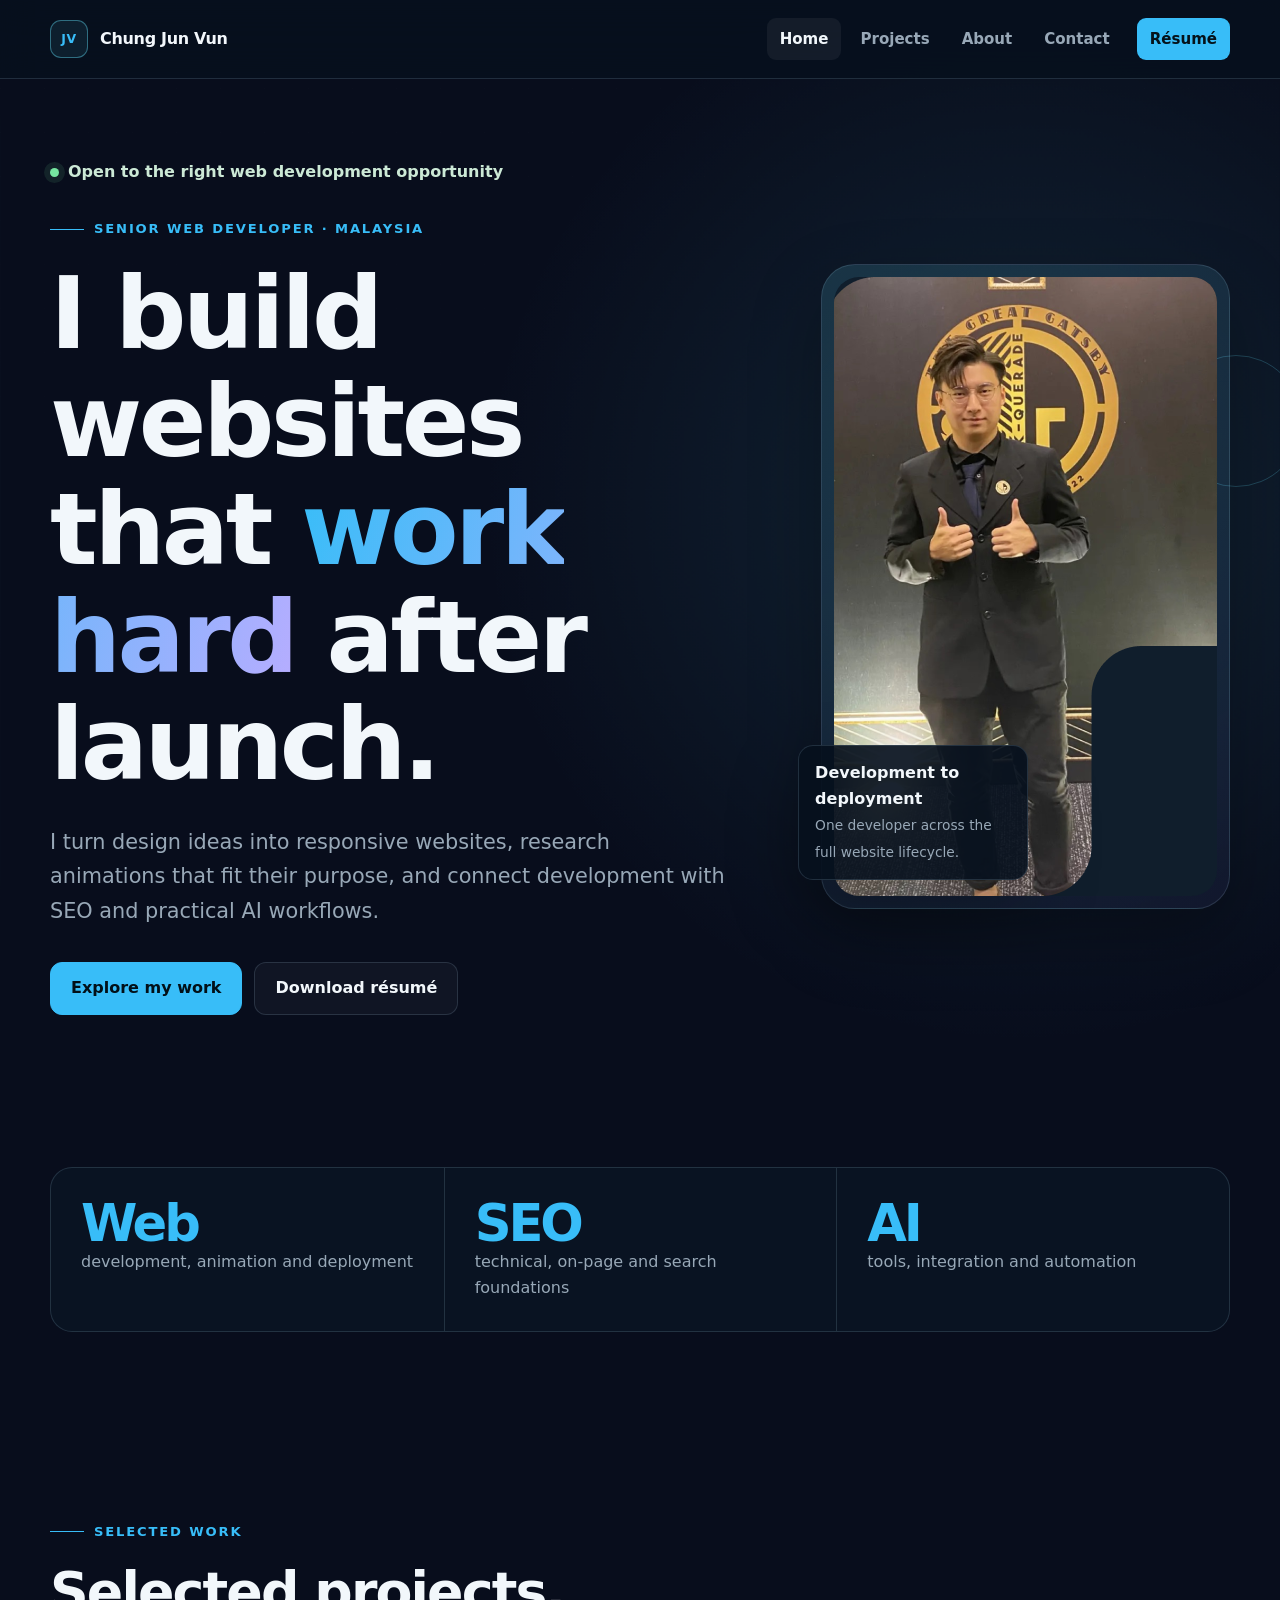
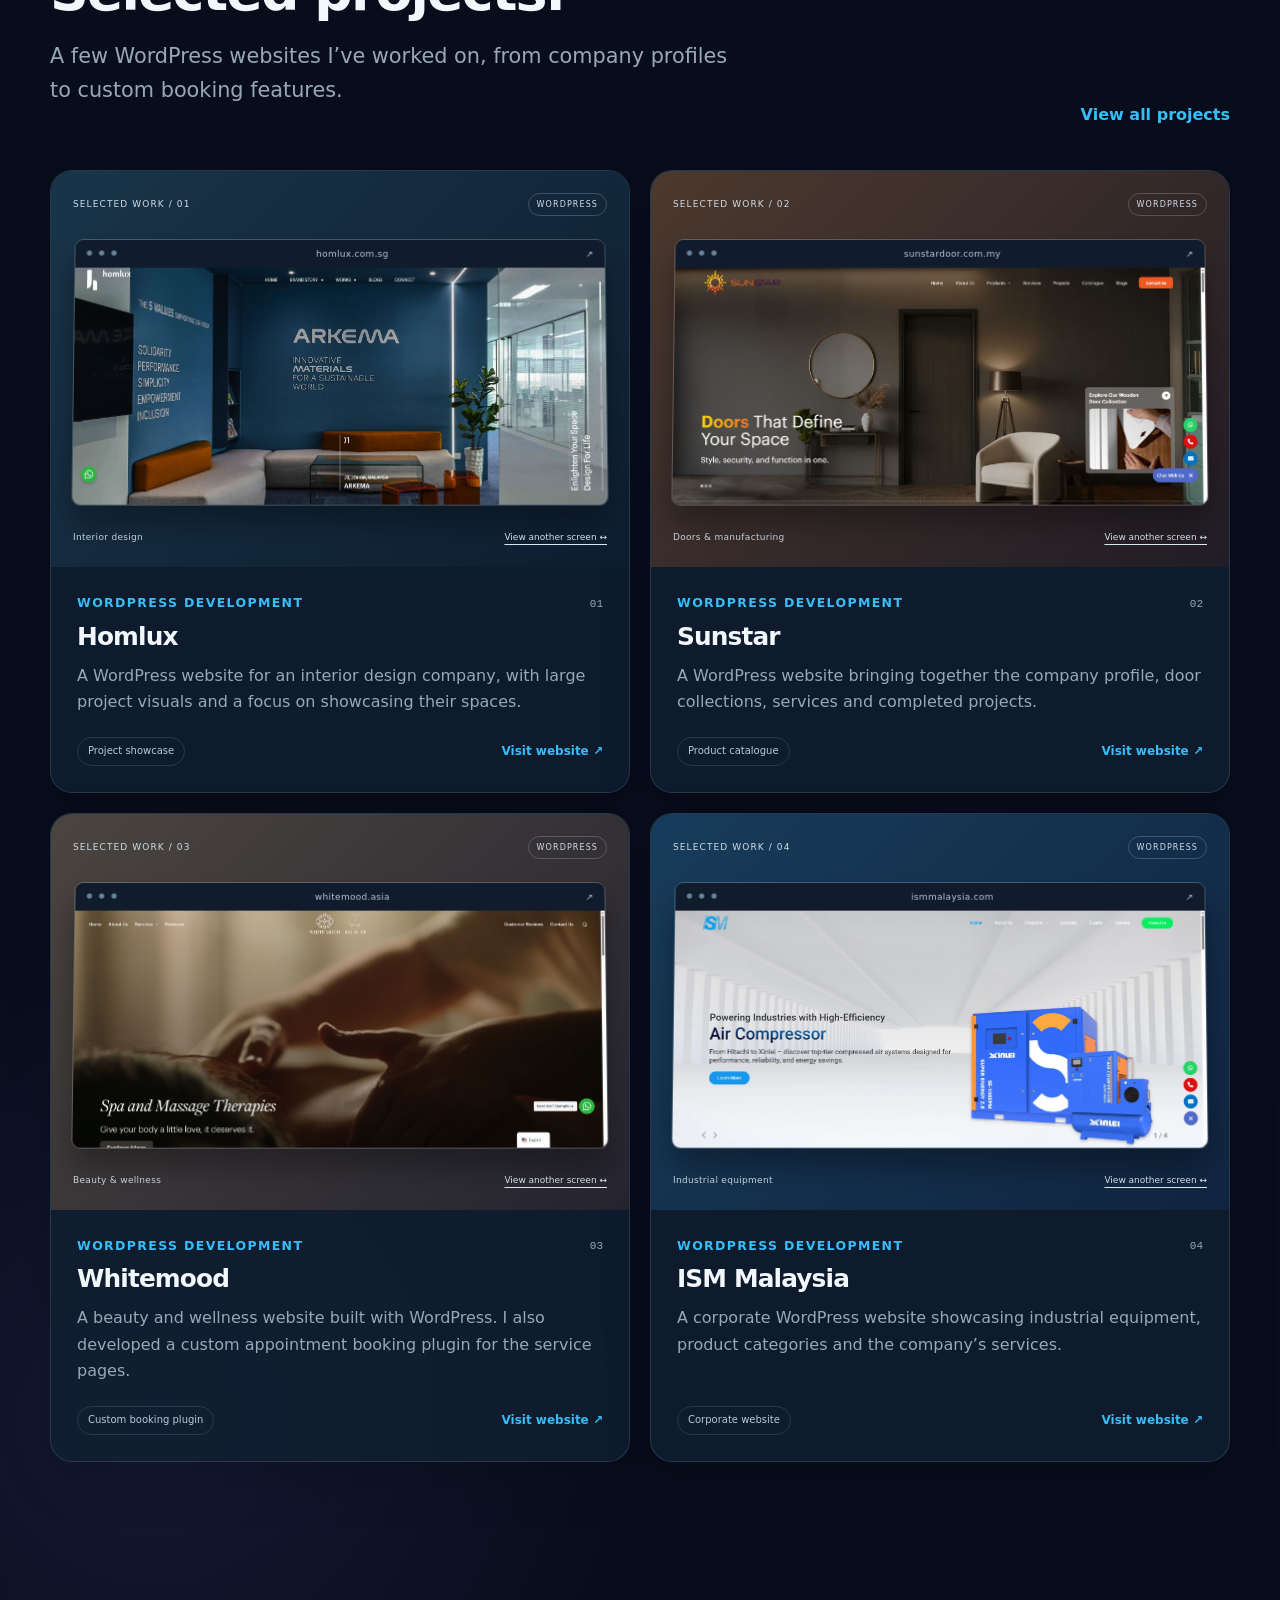
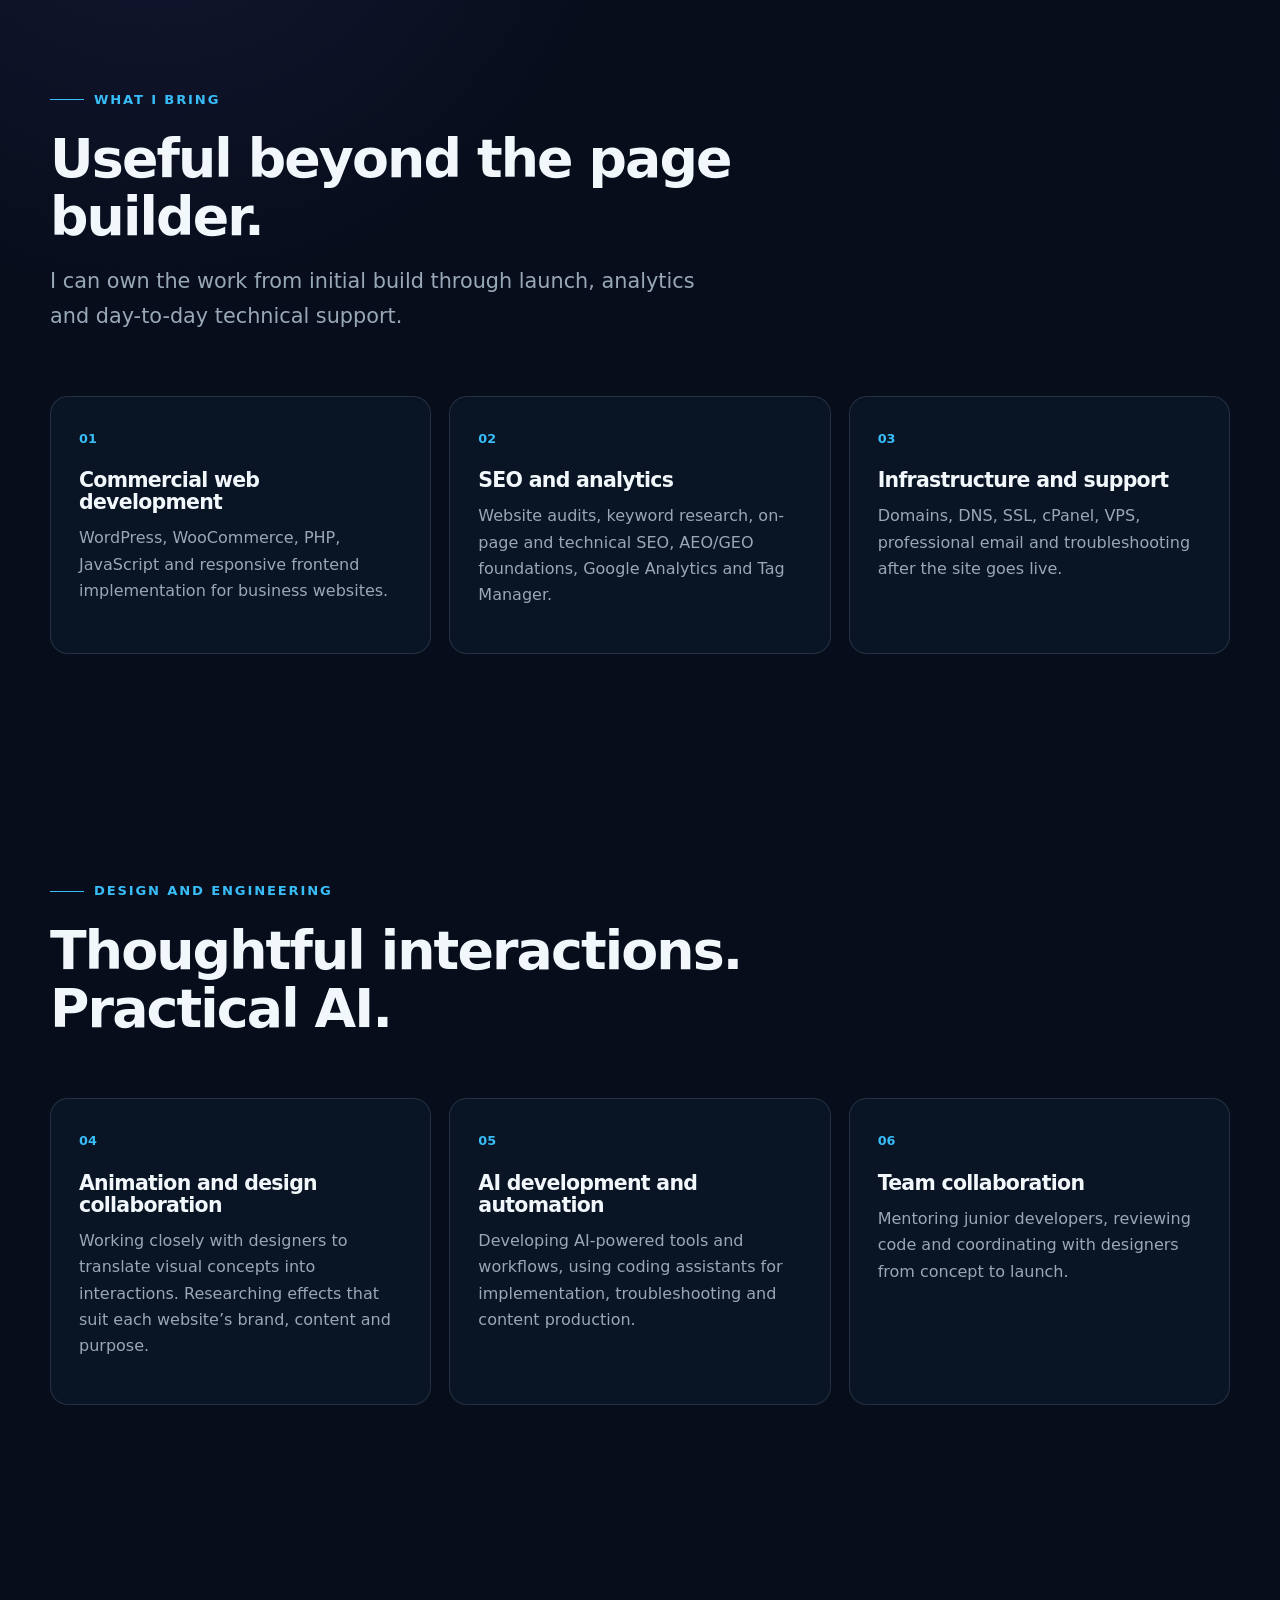
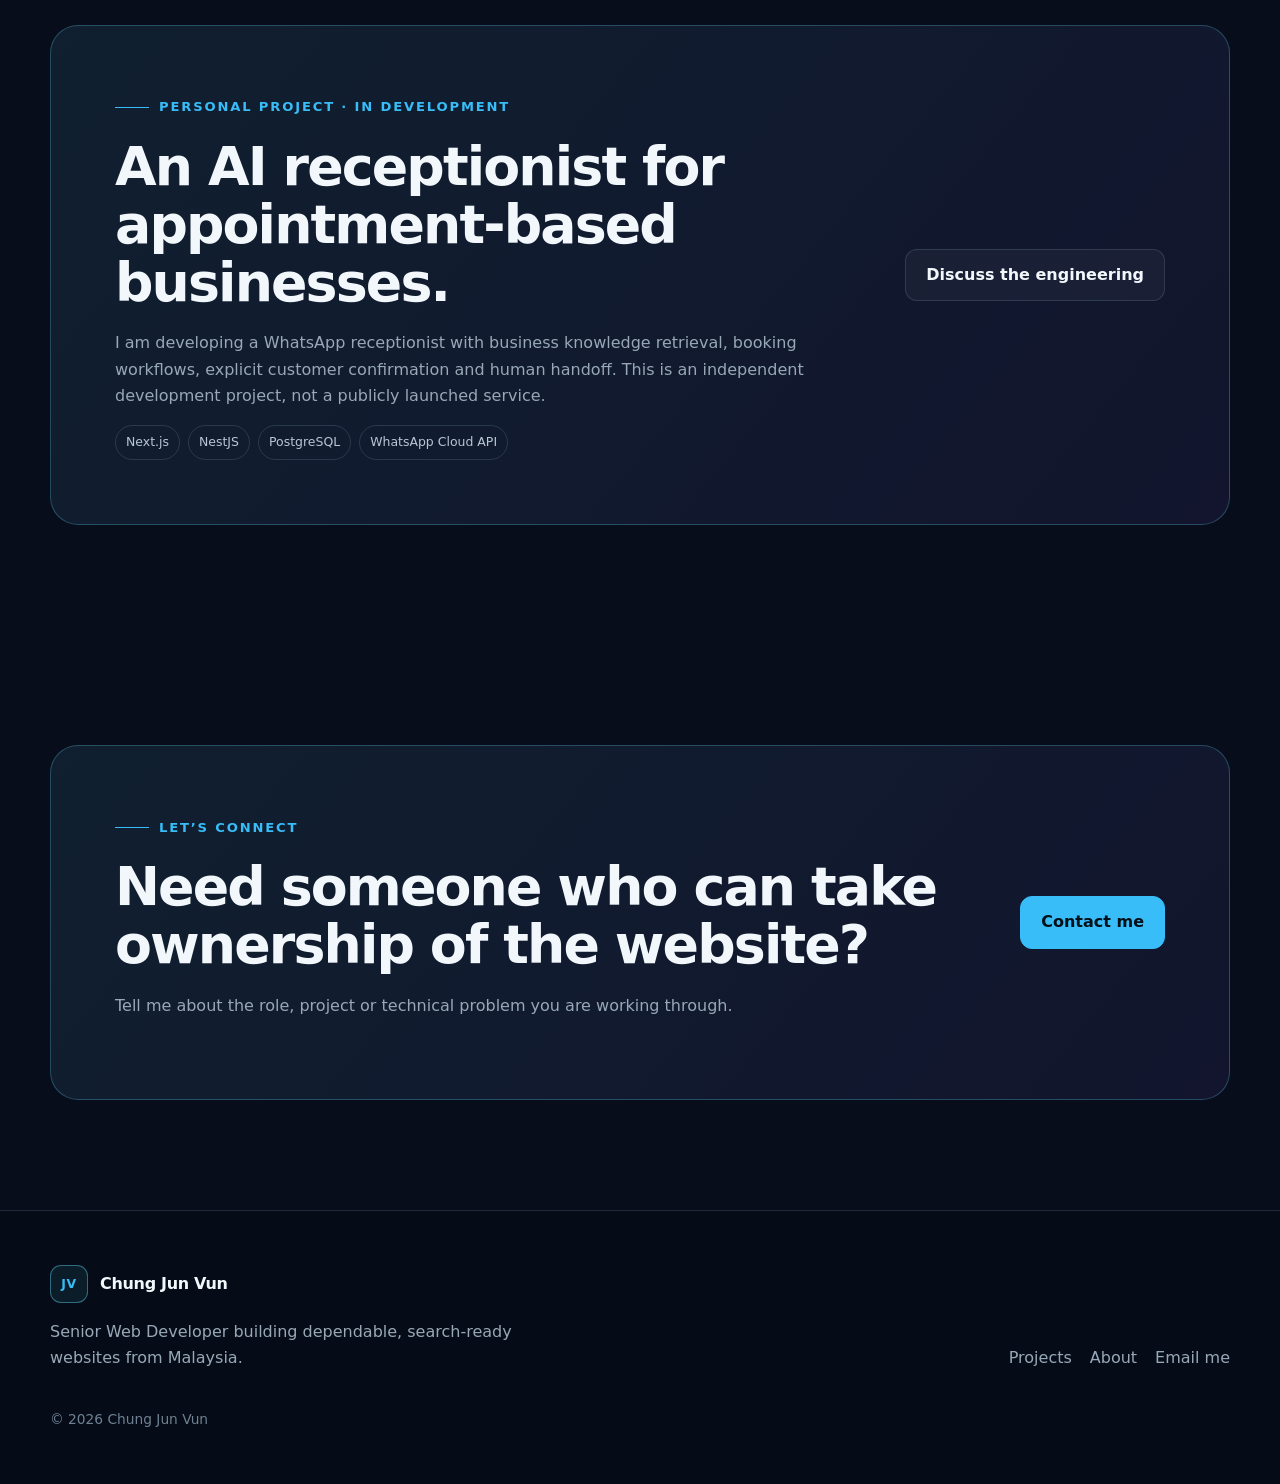
<file: docs/index.html>
<!doctype html>
<html lang="en">
<head>
  <meta charset="utf-8">
  <meta name="viewport" content="width=device-width, initial-scale=1">
  <title>Senior Web Developer Portfolio | Chung Jun Vun</title>
  <meta name="description" content="Chung Jun Vun — web development, animation, SEO and AI. Explore selected projects, career progression and résumé.">
  <meta name="robots" content="index, follow, max-image-preview:large">
  <meta name="theme-color" content="#07111e">
  <meta property="og:type" content="website">
  <meta property="og:title" content="Senior Web Developer Portfolio | Chung Jun Vun">
  <meta property="og:description" content="Chung Jun Vun — web development, animation, SEO and AI. Explore selected projects, career progression and résumé.">
<link rel="canonical" href="https://junvun0605.github.io/portfolio/"><meta property="og:url" content="https://junvun0605.github.io/portfolio/">
  <link rel="icon" href="assets/favicon.svg" type="image/svg+xml">
  <link rel="stylesheet" href="assets/css/styles.css">
  <script type="application/ld+json">
  {
    "@context": "https://schema.org",
    "@type": "Person",
    "name": "Chung Jun Vun",
    "jobTitle": "AI Growth Technology Specialist",
    "email": "mailto:junvunwork@gmail.com",
    "address": {"@type": "PostalAddress", "addressCountry": "MY"},
    "knowsAbout": ["WordPress", "WooCommerce", "PHP", "JavaScript", "SEO", "Web Development"]
  }
  </script>
</head>
<body>
  <a class="skip-link" href="#main">Skip to content</a>
  <header class="site-header" data-header>
    <div class="shell nav-wrap">
      <a class="brand" href="index.html" aria-label="Chung Jun Vun home">
        <span class="brand-mark">JV</span>
        <span>Chung Jun Vun</span>
      </a>
      <button class="nav-toggle" type="button" aria-expanded="false" aria-controls="primary-nav" data-nav-toggle>
        <span></span><span></span><span></span><span class="sr-only">Toggle navigation</span>
      </button>
      <nav id="primary-nav" class="primary-nav" data-nav>
        <a class="active" href="index.html">Home</a>
        <a class="" href="projects.html">Projects</a>
        <a class="" href="about.html">About</a>
        <a class="" href="contact.html">Contact</a>
        <a class="nav-resume" href="assets/files/Chung_Jun_Vun_Resume.pdf" target="_blank" rel="noopener">Résumé</a>
      </nav>
    </div>
  </header>
  <main id="main">


<section class="hero">
  <div class="shell hero-grid">
    <div data-reveal>
      <div class="availability">Open to the right web development opportunity</div>
      <span class="eyebrow">Senior Web Developer · Malaysia</span>
      <h1>I build websites that <span class="gradient-text">work hard</span> after launch.</h1>
      <p class="lead">I turn design ideas into responsive websites, research animations that fit their purpose, and connect development with SEO and practical AI workflows.</p>
      <div class="hero-actions">
        <a class="button button-primary" href="projects.html">Explore my work</a>
        <a class="button button-ghost" href="assets/files/Chung_Jun_Vun_Resume.pdf" target="_blank" rel="noopener">Download résumé</a>
      </div>
    </div>
    <div class="profile-frame" data-reveal>
      <img src="assets/images/profile.png" alt="Chung Jun Vun presenting at an event" width="736" height="619">
      <div class="profile-note"><strong>Development to deployment</strong><span>One developer across the full website lifecycle.</span></div>
    </div>
  </div>
</section>

<section class="section-tight">
  <div class="shell metric-strip" data-reveal>
    <div class="metric"><strong>Web</strong><span>development, animation and deployment</span></div>
    <div class="metric"><strong>SEO</strong><span>technical, on-page and search foundations</span></div>
    <div class="metric"><strong>AI</strong><span>tools, integration and automation</span></div>
  </div>
</section>

<section class="section">
  <div class="shell">
    <div class="section-head" data-reveal>
      <div><span class="eyebrow">Selected work</span><h2>Selected projects.</h2><p class="lead">A few WordPress websites I’ve worked on, from company profiles to custom booking features.</p></div>
      <a class="text-link" href="projects.html">View all projects</a>
    </div>
    <div class="project-grid">
      <article class="project-card filled-project homlux" data-reveal>
 <div class="project-cover"><div class="cover-label"><span>SELECTED WORK / 01</span><span>WORDPRESS</span></div>
 <div class="project-browser"><div class="browser-bar"><span class="browser-dots" aria-hidden="true">● ● ●</span><span>homlux.com.sg</span><span aria-hidden="true">↗</span></div><div class="browser-screen"><img src="assets/images/projects/homlux.jpg" alt="Homlux website homepage" width="1920" height="855" loading="lazy"><img class="alternate-screen" src="assets/images/projects/homlux-detail.jpg" alt="Another section of the Homlux website" width="1920" height="855" loading="lazy"></div></div>
 <div class="cover-bottom"><span>Interior design</span><button type="button" class="preview-toggle" aria-pressed="false" aria-label="Show alternate Homlux preview">View another screen ↔</button></div></div>
 <div class="project-body"><div class="project-top"><span class="project-type">WordPress development</span><span class="project-number">01</span></div><h3>Homlux</h3><p>A WordPress website for an interior design company, with large project visuals and a focus on showcasing their spaces.</p><div class="project-card-footer"><span class="project-skill">Project showcase</span><a class="text-link" href="https://homlux.com.sg/" target="_blank" rel="noopener noreferrer">Visit website ↗</a></div></div>
</article>
<article class="project-card filled-project sunstar" data-reveal>
 <div class="project-cover"><div class="cover-label"><span>SELECTED WORK / 02</span><span>WORDPRESS</span></div>
 <div class="project-browser"><div class="browser-bar"><span class="browser-dots" aria-hidden="true">● ● ●</span><span>sunstardoor.com.my</span><span aria-hidden="true">↗</span></div><div class="browser-screen"><img src="assets/images/projects/sunstar.jpg" alt="Sunstar website homepage" width="1920" height="855" loading="lazy"><img class="alternate-screen" src="assets/images/projects/sunstar-detail.jpg" alt="Another section of the Sunstar website" width="1920" height="855" loading="lazy"></div></div>
 <div class="cover-bottom"><span>Doors & manufacturing</span><button type="button" class="preview-toggle" aria-pressed="false" aria-label="Show alternate Sunstar preview">View another screen ↔</button></div></div>
 <div class="project-body"><div class="project-top"><span class="project-type">WordPress development</span><span class="project-number">02</span></div><h3>Sunstar</h3><p>A WordPress website bringing together the company profile, door collections, services and completed projects.</p><div class="project-card-footer"><span class="project-skill">Product catalogue</span><a class="text-link" href="https://sunstardoor.com.my/" target="_blank" rel="noopener noreferrer">Visit website ↗</a></div></div>
</article>
<article class="project-card filled-project whitemood" data-reveal>
 <div class="project-cover"><div class="cover-label"><span>SELECTED WORK / 03</span><span>WORDPRESS</span></div>
 <div class="project-browser"><div class="browser-bar"><span class="browser-dots" aria-hidden="true">● ● ●</span><span>whitemood.asia</span><span aria-hidden="true">↗</span></div><div class="browser-screen"><img src="assets/images/projects/whitemood.jpg" alt="Whitemood website homepage" width="1920" height="855" loading="lazy"><img class="alternate-screen" src="assets/images/projects/whitemood-detail.jpg" alt="Another section of the Whitemood website" width="1920" height="855" loading="lazy"></div></div>
 <div class="cover-bottom"><span>Beauty & wellness</span><button type="button" class="preview-toggle" aria-pressed="false" aria-label="Show alternate Whitemood preview">View another screen ↔</button></div></div>
 <div class="project-body"><div class="project-top"><span class="project-type">WordPress development</span><span class="project-number">03</span></div><h3>Whitemood</h3><p>A beauty and wellness website built with WordPress. I also developed a custom appointment booking plugin for the service pages.</p><div class="project-card-footer"><span class="project-skill">Custom booking plugin</span><a class="text-link" href="https://whitemood.asia/" target="_blank" rel="noopener noreferrer">Visit website ↗</a></div></div>
</article>
<article class="project-card filled-project ism" data-reveal>
 <div class="project-cover"><div class="cover-label"><span>SELECTED WORK / 04</span><span>WORDPRESS</span></div>
 <div class="project-browser"><div class="browser-bar"><span class="browser-dots" aria-hidden="true">● ● ●</span><span>ismmalaysia.com</span><span aria-hidden="true">↗</span></div><div class="browser-screen"><img src="assets/images/projects/ism.jpg" alt="ISM Malaysia website homepage" width="1920" height="855" loading="lazy"><img class="alternate-screen" src="assets/images/projects/ism-detail.jpg" alt="Another section of the ISM Malaysia website" width="1920" height="855" loading="lazy"></div></div>
 <div class="cover-bottom"><span>Industrial equipment</span><button type="button" class="preview-toggle" aria-pressed="false" aria-label="Show alternate ISM Malaysia preview">View another screen ↔</button></div></div>
 <div class="project-body"><div class="project-top"><span class="project-type">WordPress development</span><span class="project-number">04</span></div><h3>ISM Malaysia</h3><p>A corporate WordPress website showcasing industrial equipment, product categories and the company’s services.</p><div class="project-card-footer"><span class="project-skill">Corporate website</span><a class="text-link" href="https://ismmalaysia.com/" target="_blank" rel="noopener noreferrer">Visit website ↗</a></div></div>
</article>
    </div>
  </div>
</section>

<section class="section">
  <div class="shell">
    <div class="section-head" data-reveal><div><span class="eyebrow">What I bring</span><h2>Useful beyond the page builder.</h2><p class="lead">I can own the work from initial build through launch, analytics and day-to-day technical support.</p></div></div>
    <div class="capability-grid">
      <article class="capability" data-reveal><span class="capability-index">01</span><h3>Commercial web development</h3><p>WordPress, WooCommerce, PHP, JavaScript and responsive frontend implementation for business websites.</p></article>
      <article class="capability" data-reveal><span class="capability-index">02</span><h3>SEO and analytics</h3><p>Website audits, keyword research, on-page and technical SEO, AEO/GEO foundations, Google Analytics and Tag Manager.</p></article>
      <article class="capability" data-reveal><span class="capability-index">03</span><h3>Infrastructure and support</h3><p>Domains, DNS, SSL, cPanel, VPS, professional email and troubleshooting after the site goes live.</p></article>
    </div>
  </div>
</section>

<section class="section"><div class="shell"><div class="section-head"><div><span class="eyebrow">Design and engineering</span><h2>Thoughtful interactions. Practical AI.</h2></div></div><div class="capability-grid">
<article class="capability" data-reveal><span class="capability-index">04</span><h3>Animation and design collaboration</h3><p>Working closely with designers to translate visual concepts into interactions. Researching effects that suit each website’s brand, content and purpose.</p></article>
<article class="capability" data-reveal><span class="capability-index">05</span><h3>AI development and automation</h3><p>Developing AI-powered tools and workflows, using coding assistants for implementation, troubleshooting and content production.</p></article>
<article class="capability" data-reveal><span class="capability-index">06</span><h3>Team collaboration</h3><p>Mentoring junior developers, reviewing code and coordinating with designers from concept to launch.</p></article>
</div></div></section>
<section class="section"><div class="shell cta-panel" data-reveal><div><span class="eyebrow">Personal project · In development</span><h2>An AI receptionist for appointment-based businesses.</h2><p>I am developing a WhatsApp receptionist with business knowledge retrieval, booking workflows, explicit customer confirmation and human handoff. This is an independent development project, not a publicly launched service.</p><div class="tags"><span class="tag">Next.js</span><span class="tag">NestJS</span><span class="tag">PostgreSQL</span><span class="tag">WhatsApp Cloud API</span></div></div><a class="button button-ghost" href="contact.html">Discuss the engineering</a></div></section><section class="section">
  <div class="shell cta-panel" data-reveal>
    <div><span class="eyebrow">Let’s connect</span><h2>Need someone who can take ownership of the website?</h2><p>Tell me about the role, project or technical problem you are working through.</p></div>
    <a class="button button-primary" href="contact.html">Contact me</a>
  </div>
</section>


  </main>
  <footer class="site-footer">
    <div class="shell footer-grid">
      <div>
        <a class="brand" href="index.html"><span class="brand-mark">JV</span><span>Chung Jun Vun</span></a>
        <p>Senior Web Developer building dependable, search-ready websites from Malaysia.</p>
      </div>
      <div class="footer-links">
        <a href="projects.html">Projects</a>
        <a href="about.html">About</a>
        <a href="mailto:junvunwork@gmail.com">Email me</a>
      </div>
      <p class="copyright">© 2026 Chung Jun Vun</p>
    </div>
  </footer>
  <script src="assets/js/main.js" defer></script>
</body>
</html>
</file>
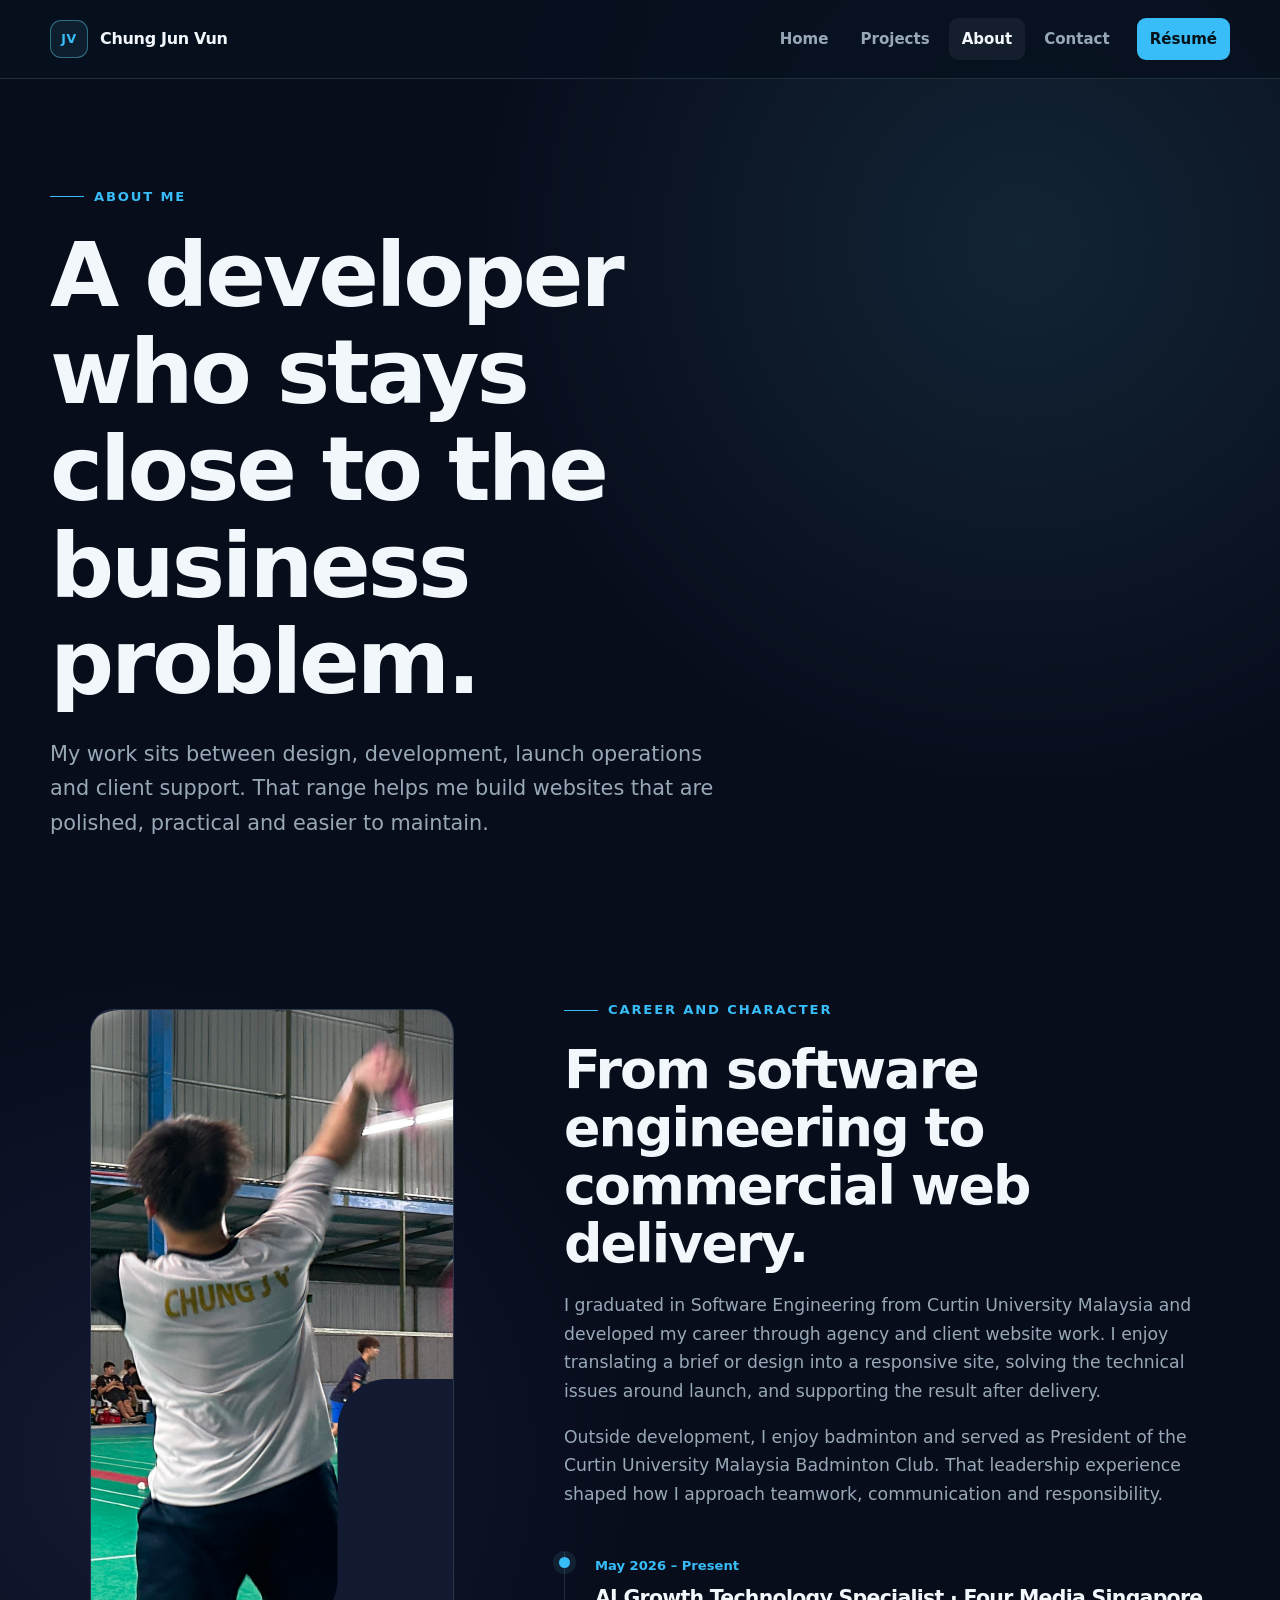
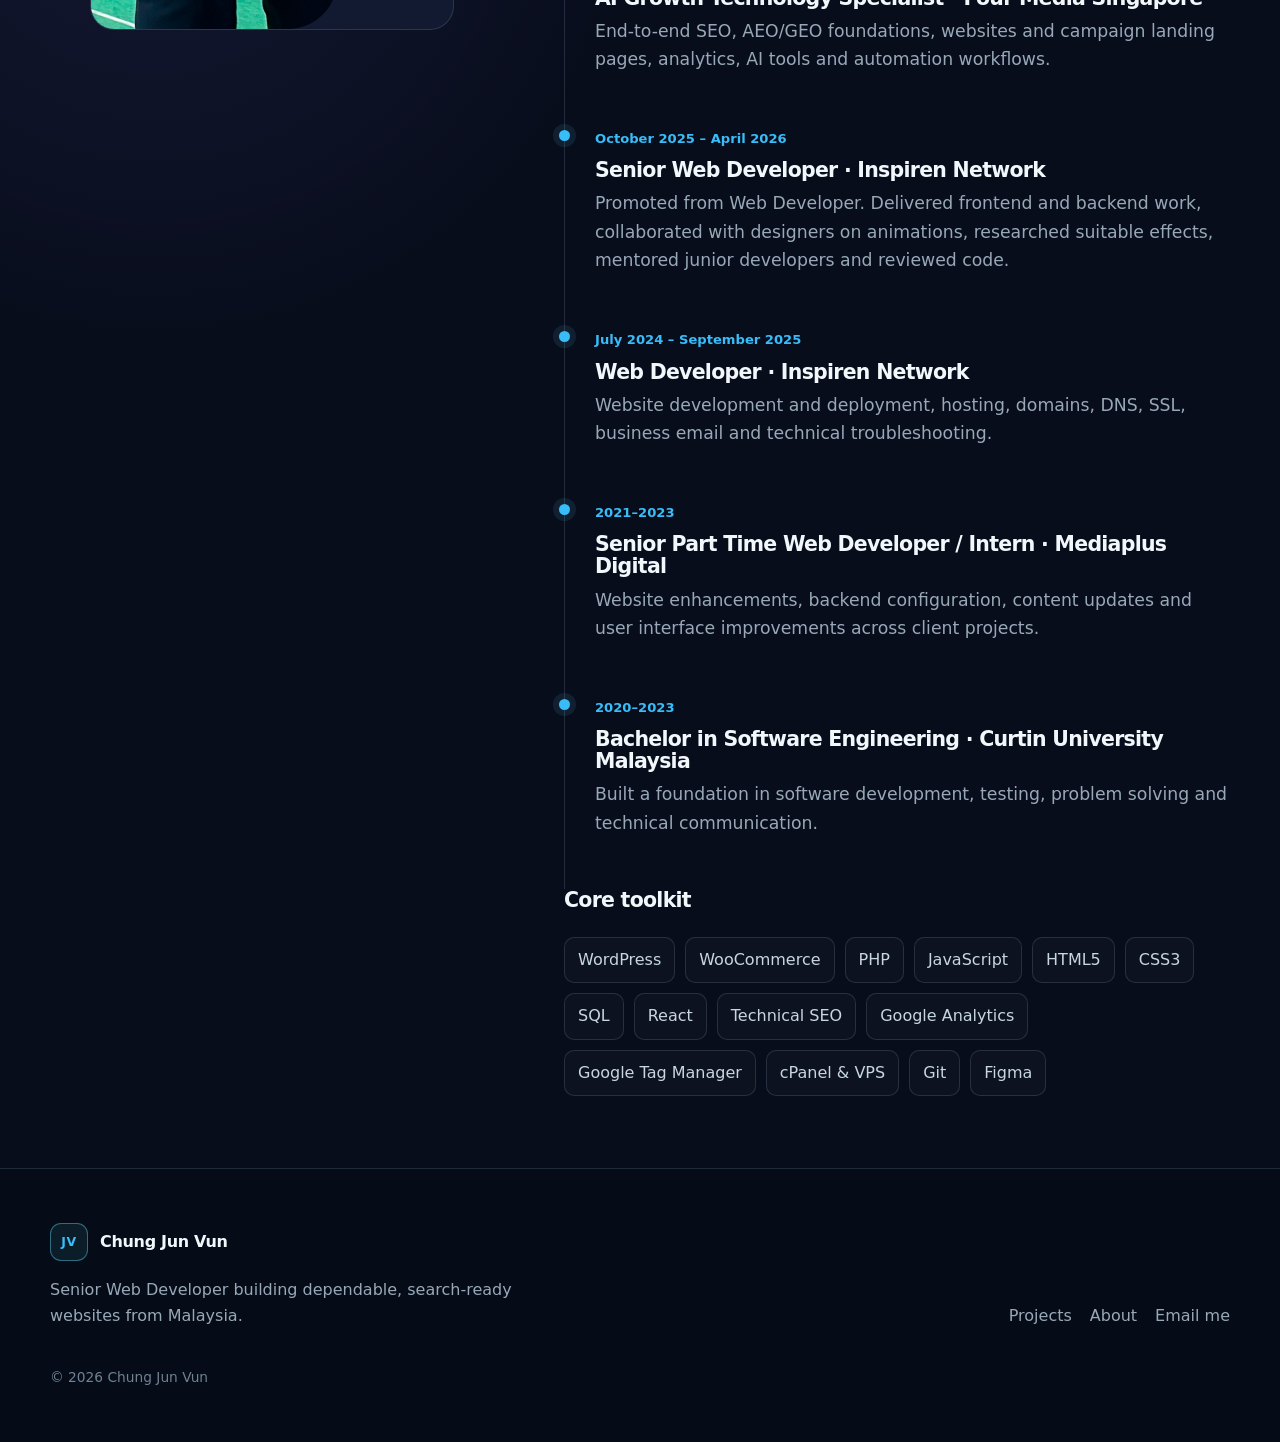
<file: docs/about.html>
<!doctype html>
<html lang="en">
<head>
  <meta charset="utf-8">
  <meta name="viewport" content="width=device-width, initial-scale=1">
  <title>About Chung Jun Vun | Chung Jun Vun</title>
  <meta name="description" content="Career progression from Web Developer to Senior Web Developer and AI Growth Technology Specialist.">
  <meta name="robots" content="index, follow, max-image-preview:large">
  <meta name="theme-color" content="#07111e">
  <meta property="og:type" content="website">
  <meta property="og:title" content="About Chung Jun Vun | Chung Jun Vun">
  <meta property="og:description" content="Career progression from Web Developer to Senior Web Developer and AI Growth Technology Specialist.">
<link rel="canonical" href="https://junvun0605.github.io/portfolio/about.html"><meta property="og:url" content="https://junvun0605.github.io/portfolio/about.html">
  <link rel="icon" href="assets/favicon.svg" type="image/svg+xml">
  <link rel="stylesheet" href="assets/css/styles.css">
  <script type="application/ld+json">
  {
    "@context": "https://schema.org",
    "@type": "Person",
    "name": "Chung Jun Vun",
    "jobTitle": "AI Growth Technology Specialist",
    "email": "mailto:junvunwork@gmail.com",
    "address": {"@type": "PostalAddress", "addressCountry": "MY"},
    "knowsAbout": ["WordPress", "WooCommerce", "PHP", "JavaScript", "SEO", "Web Development"]
  }
  </script>
</head>
<body>
  <a class="skip-link" href="#main">Skip to content</a>
  <header class="site-header" data-header>
    <div class="shell nav-wrap">
      <a class="brand" href="index.html" aria-label="Chung Jun Vun home">
        <span class="brand-mark">JV</span>
        <span>Chung Jun Vun</span>
      </a>
      <button class="nav-toggle" type="button" aria-expanded="false" aria-controls="primary-nav" data-nav-toggle>
        <span></span><span></span><span></span><span class="sr-only">Toggle navigation</span>
      </button>
      <nav id="primary-nav" class="primary-nav" data-nav>
        <a class="" href="index.html">Home</a>
        <a class="" href="projects.html">Projects</a>
        <a class="active" href="about.html">About</a>
        <a class="" href="contact.html">Contact</a>
        <a class="nav-resume" href="assets/files/Chung_Jun_Vun_Resume.pdf" target="_blank" rel="noopener">Résumé</a>
      </nav>
    </div>
  </header>
  <main id="main">


<section class="page-hero"><div class="shell" data-reveal><span class="eyebrow">About me</span><h1>A developer who stays close to the business problem.</h1><p class="lead">My work sits between design, development, launch operations and client support. That range helps me build websites that are polished, practical and easier to maintain.</p></div></section>
<section class="section section-tight">
  <div class="shell about-grid">
    <figure class="about-photo" data-reveal><img src="assets/images/badminton.png" alt="Chung Jun Vun playing badminton" width="736" height="619"></figure>
    <div class="about-copy" data-reveal>
      <span class="eyebrow">Career and character</span>
      <h2>From software engineering to commercial web delivery.</h2>
      <p>I graduated in Software Engineering from Curtin University Malaysia and developed my career through agency and client website work. I enjoy translating a brief or design into a responsive site, solving the technical issues around launch, and supporting the result after delivery.</p>
      <p>Outside development, I enjoy badminton and served as President of the Curtin University Malaysia Badminton Club. That leadership experience shaped how I approach teamwork, communication and responsibility.</p>
      <div class="timeline">
        <article class="timeline-item"><time>May 2026 – Present</time><h3>AI Growth Technology Specialist · Four Media Singapore</h3><p>End-to-end SEO, AEO/GEO foundations, websites and campaign landing pages, analytics, AI tools and automation workflows.</p></article>
<article class="timeline-item"><time>October 2025 – April 2026</time><h3>Senior Web Developer · Inspiren Network</h3><p>Promoted from Web Developer. Delivered frontend and backend work, collaborated with designers on animations, researched suitable effects, mentored junior developers and reviewed code.</p></article>
<article class="timeline-item"><time>July 2024 – September 2025</time><h3>Web Developer · Inspiren Network</h3><p>Website development and deployment, hosting, domains, DNS, SSL, business email and technical troubleshooting.</p></article>
        <article class="timeline-item"><time>2021–2023</time><h3>Senior Part Time Web Developer / Intern · Mediaplus Digital</h3><p>Website enhancements, backend configuration, content updates and user interface improvements across client projects.</p></article>
        <article class="timeline-item"><time>2020–2023</time><h3>Bachelor in Software Engineering · Curtin University Malaysia</h3><p>Built a foundation in software development, testing, problem solving and technical communication.</p></article>
      </div>
      <h3>Core toolkit</h3>
      <div class="skill-cloud"><span>WordPress</span><span>WooCommerce</span><span>PHP</span><span>JavaScript</span><span>HTML5</span><span>CSS3</span><span>SQL</span><span>React</span><span>Technical SEO</span><span>Google Analytics</span><span>Google Tag Manager</span><span>cPanel & VPS</span><span>Git</span><span>Figma</span></div>
    </div>
  </div>
</section>


  </main>
  <footer class="site-footer">
    <div class="shell footer-grid">
      <div>
        <a class="brand" href="index.html"><span class="brand-mark">JV</span><span>Chung Jun Vun</span></a>
        <p>Senior Web Developer building dependable, search-ready websites from Malaysia.</p>
      </div>
      <div class="footer-links">
        <a href="projects.html">Projects</a>
        <a href="about.html">About</a>
        <a href="mailto:junvunwork@gmail.com">Email me</a>
      </div>
      <p class="copyright">© 2026 Chung Jun Vun</p>
    </div>
  </footer>
  <script src="assets/js/main.js" defer></script>
</body>
</html>
</file>
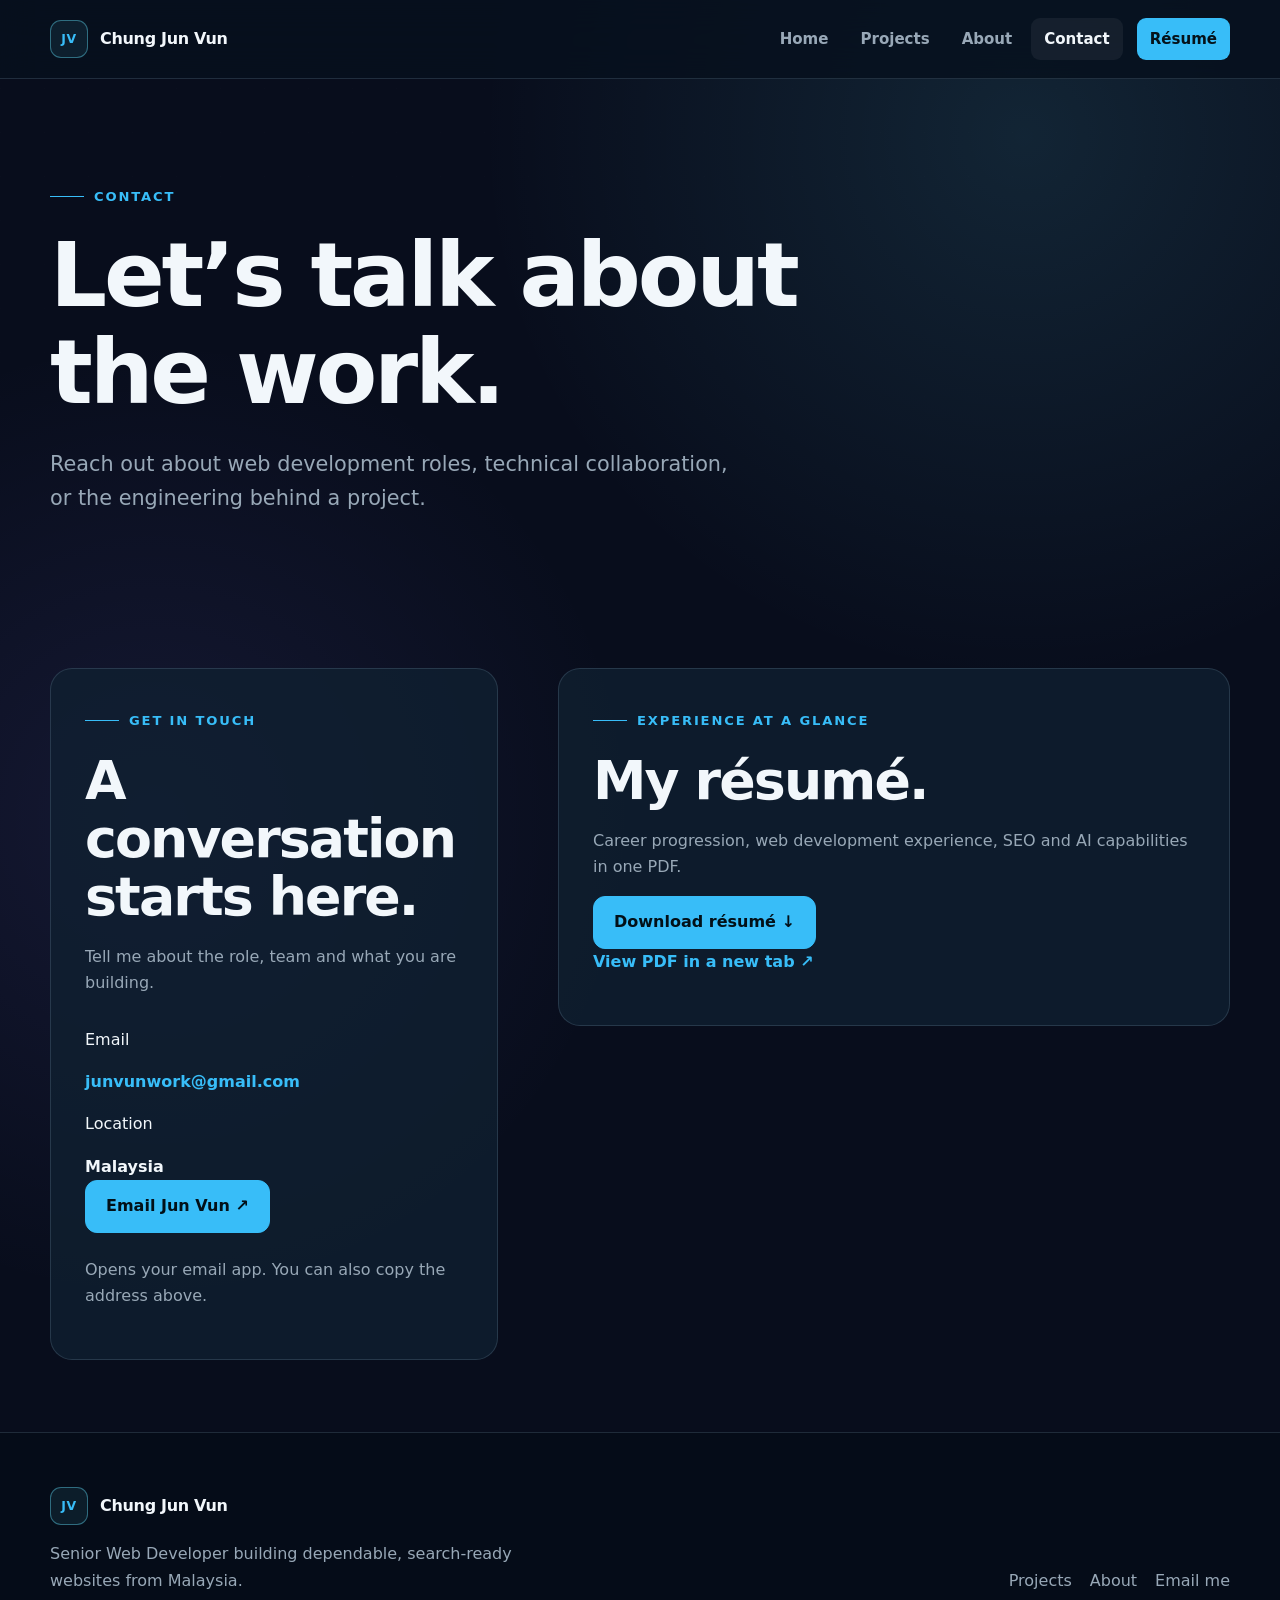
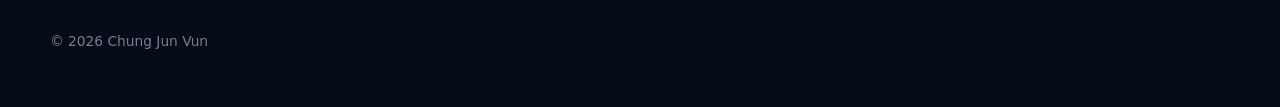
<file: docs/contact.html>
<!doctype html>
<html lang="en">
<head>
  <meta charset="utf-8">
  <meta name="viewport" content="width=device-width, initial-scale=1">
  <title>Contact Jun Vun | Chung Jun Vun</title>
  <meta name="description" content="Contact Chung Jun Vun about development roles and technical collaboration. Download the latest résumé.">
  <meta name="robots" content="index, follow, max-image-preview:large">
  <meta name="theme-color" content="#07111e">
  <meta property="og:type" content="website">
  <meta property="og:title" content="Contact Jun Vun | Chung Jun Vun">
  <meta property="og:description" content="Contact Chung Jun Vun about development roles and technical collaboration. Download the latest résumé.">
<link rel="canonical" href="https://junvun0605.github.io/portfolio/contact.html"><meta property="og:url" content="https://junvun0605.github.io/portfolio/contact.html">
  <link rel="icon" href="assets/favicon.svg" type="image/svg+xml">
  <link rel="stylesheet" href="assets/css/styles.css">
  <script type="application/ld+json">
  {
    "@context": "https://schema.org",
    "@type": "Person",
    "name": "Chung Jun Vun",
    "jobTitle": "AI Growth Technology Specialist",
    "email": "mailto:junvunwork@gmail.com",
    "address": {"@type": "PostalAddress", "addressCountry": "MY"},
    "knowsAbout": ["WordPress", "WooCommerce", "PHP", "JavaScript", "SEO", "Web Development"]
  }
  </script>
</head>
<body>
  <a class="skip-link" href="#main">Skip to content</a>
  <header class="site-header" data-header>
    <div class="shell nav-wrap">
      <a class="brand" href="index.html" aria-label="Chung Jun Vun home">
        <span class="brand-mark">JV</span>
        <span>Chung Jun Vun</span>
      </a>
      <button class="nav-toggle" type="button" aria-expanded="false" aria-controls="primary-nav" data-nav-toggle>
        <span></span><span></span><span></span><span class="sr-only">Toggle navigation</span>
      </button>
      <nav id="primary-nav" class="primary-nav" data-nav>
        <a class="" href="index.html">Home</a>
        <a class="" href="projects.html">Projects</a>
        <a class="" href="about.html">About</a>
        <a class="active" href="contact.html">Contact</a>
        <a class="nav-resume" href="assets/files/Chung_Jun_Vun_Resume.pdf" target="_blank" rel="noopener">Résumé</a>
      </nav>
    </div>
  </header>
  <main id="main">

<section class="page-hero"><div class="shell" data-reveal><span class="eyebrow">Contact</span><h1>Let’s talk about the work.</h1><p class="lead">Reach out about web development roles, technical collaboration, or the engineering behind a project.</p></div></section>
<section class="section section-tight"><div class="shell contact-grid"><article class="contact-card" data-reveal><span class="eyebrow">Get in touch</span><h2>A conversation starts here.</h2><p>Tell me about the role, team and what you are building.</p><div class="contact-details"><span>Email</span><a href="mailto:junvunwork@gmail.com">junvunwork@gmail.com</a><span>Location</span><strong>Malaysia</strong></div><a class="button button-primary" href="mailto:junvunwork@gmail.com?subject=Portfolio%20enquiry">Email Jun Vun ↗</a><p class="filter-note">Opens your email app. You can also copy the address above.</p></article><article class="contact-card" data-reveal><span class="eyebrow">Experience at a glance</span><h2>My résumé.</h2><p>Career progression, web development experience, SEO and AI capabilities in one PDF.</p><a class="button button-primary" href="assets/files/Chung_Jun_Vun_Resume.pdf" download>Download résumé ↓</a><p><a class="text-link" href="assets/files/Chung_Jun_Vun_Resume.pdf" target="_blank" rel="noopener">View PDF in a new tab ↗</a></p></article></div></section>  </main>
  <footer class="site-footer">
    <div class="shell footer-grid">
      <div>
        <a class="brand" href="index.html"><span class="brand-mark">JV</span><span>Chung Jun Vun</span></a>
        <p>Senior Web Developer building dependable, search-ready websites from Malaysia.</p>
      </div>
      <div class="footer-links">
        <a href="projects.html">Projects</a>
        <a href="about.html">About</a>
        <a href="mailto:junvunwork@gmail.com">Email me</a>
      </div>
      <p class="copyright">© 2026 Chung Jun Vun</p>
    </div>
  </footer>
  <script src="assets/js/main.js" defer></script>
</body>
</html>
</file>
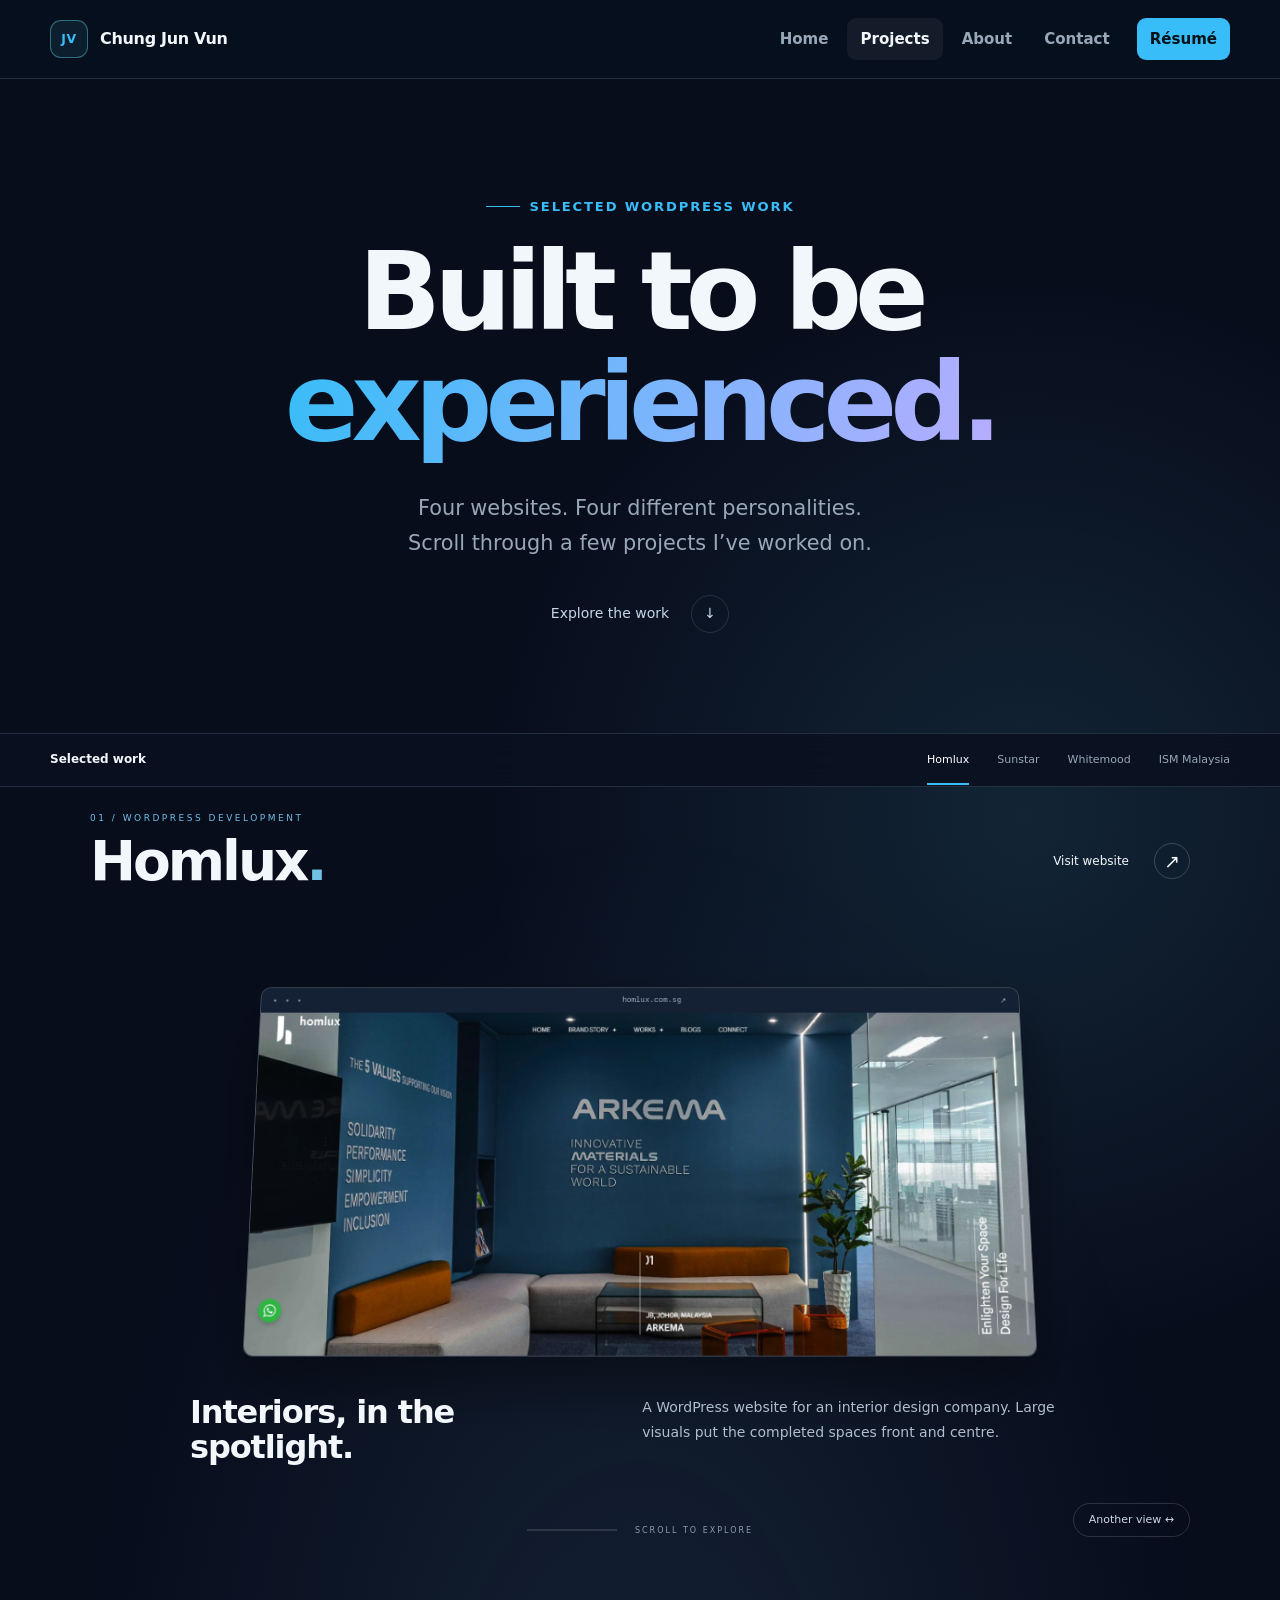
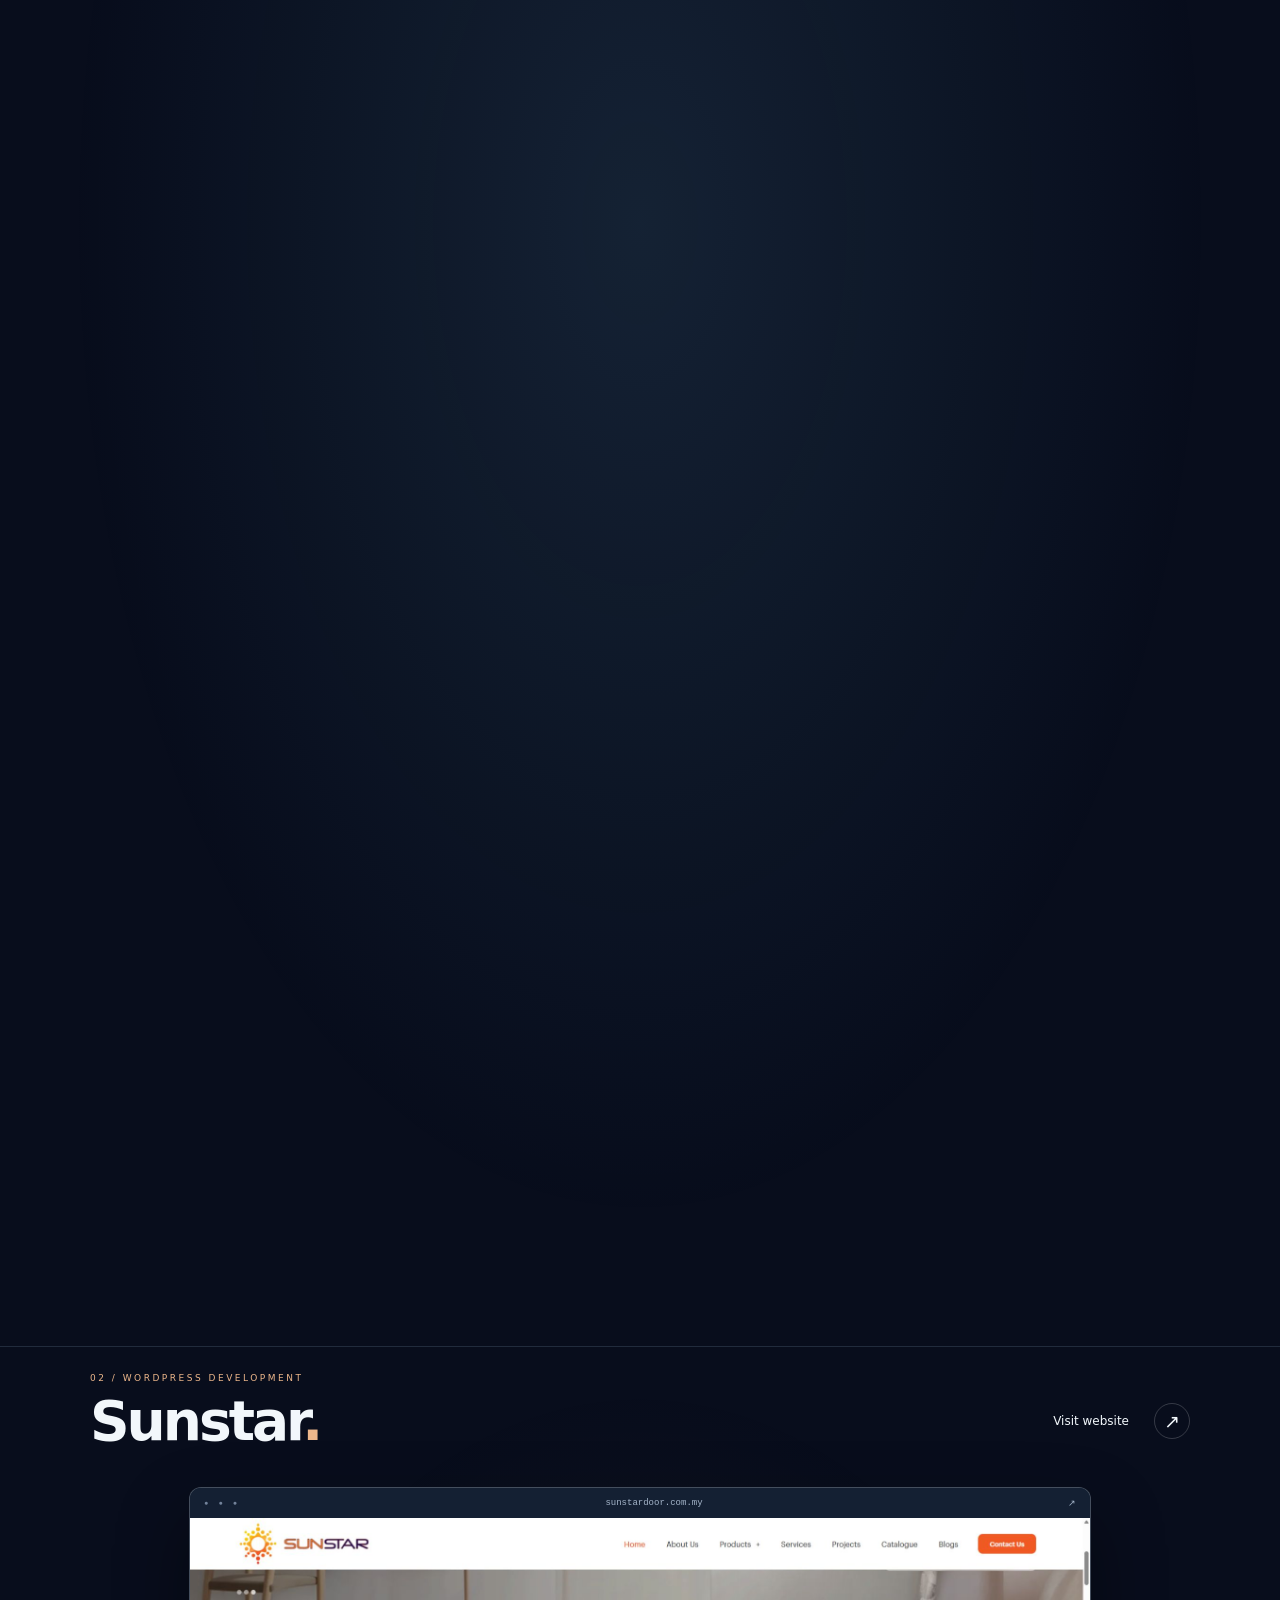
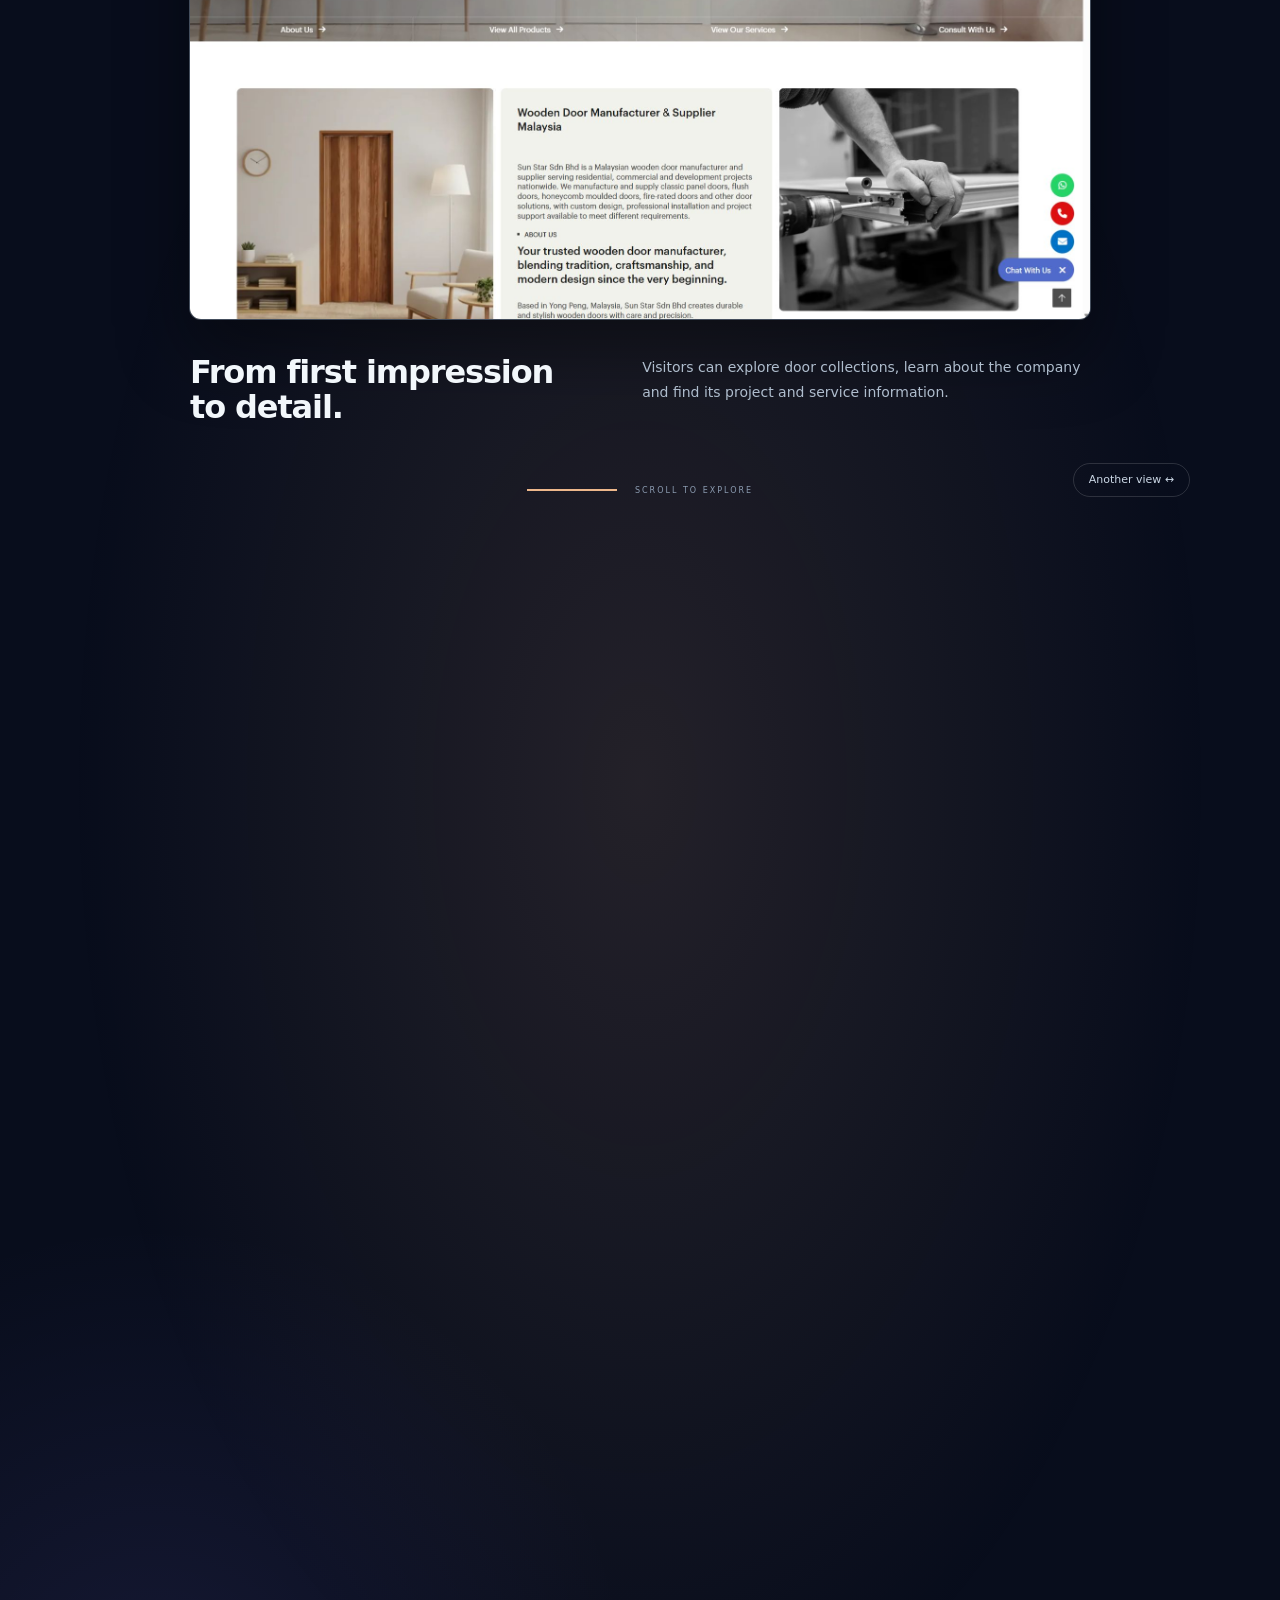
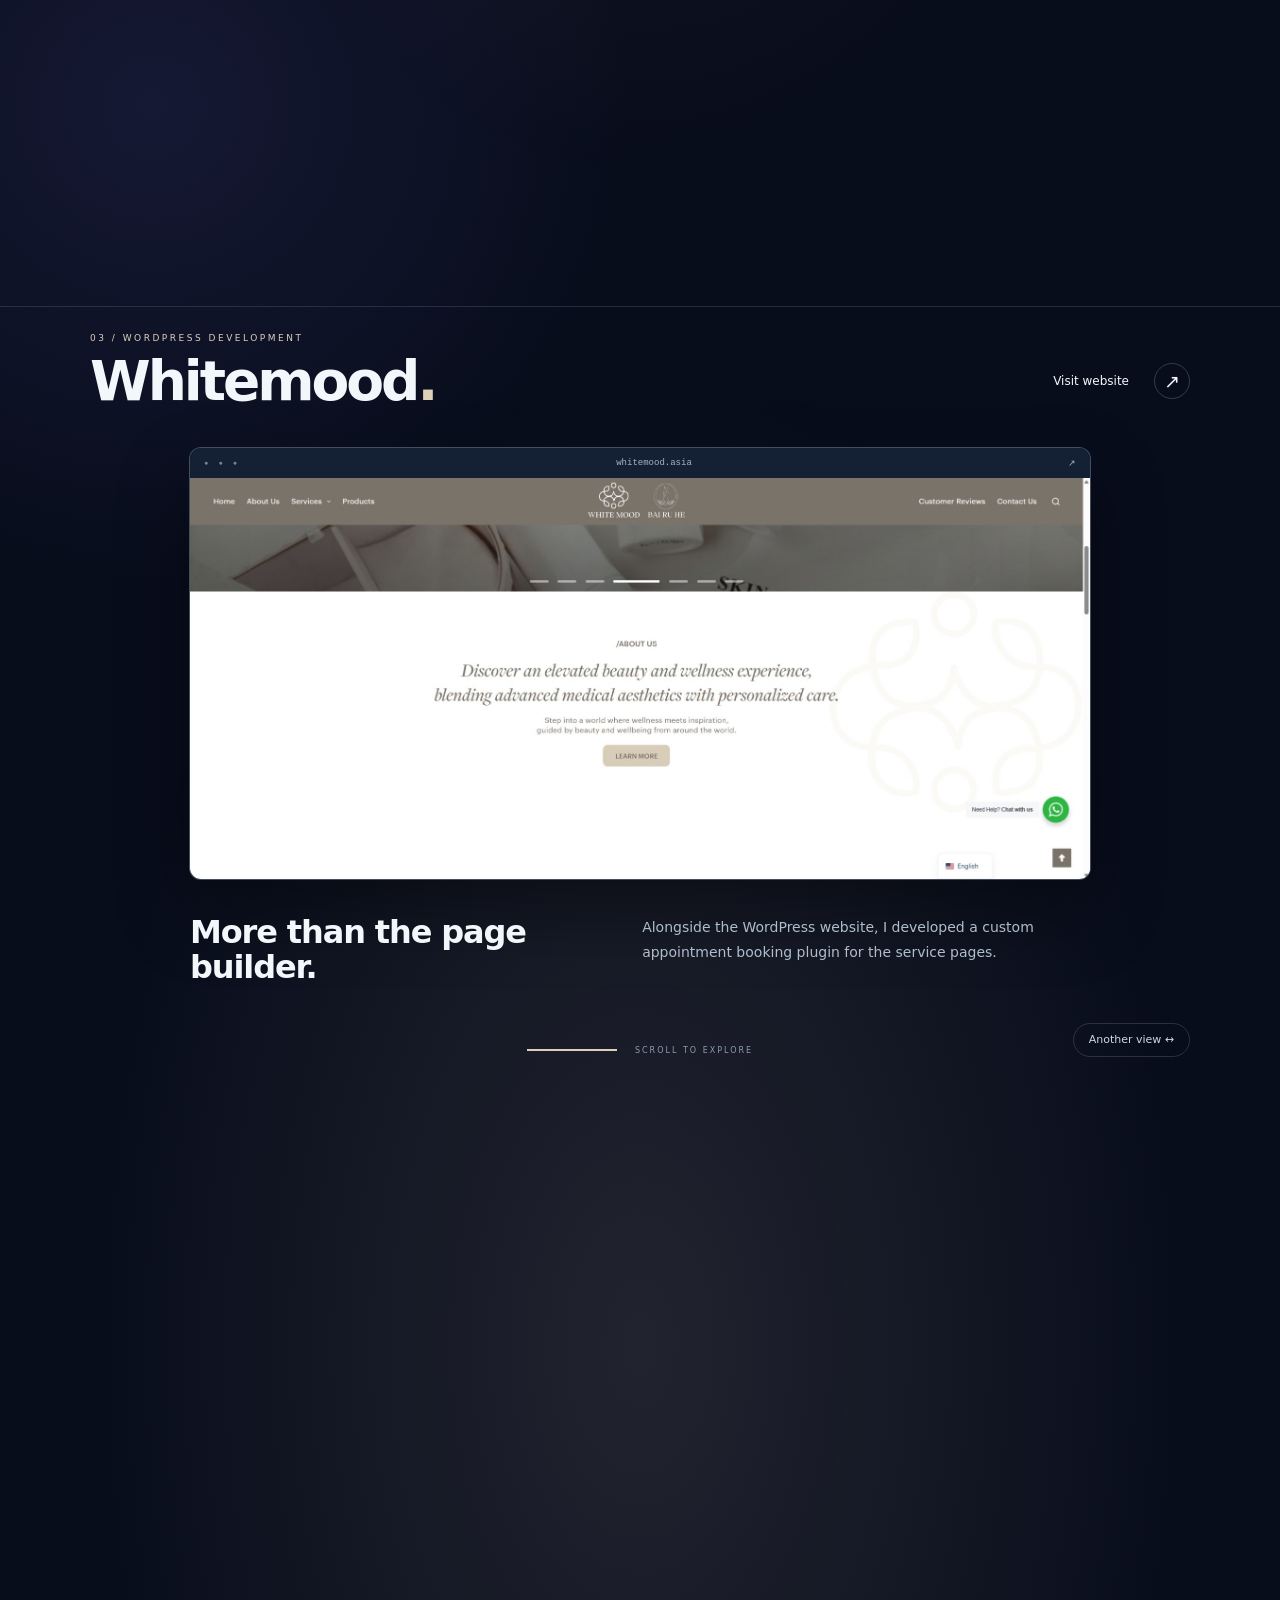
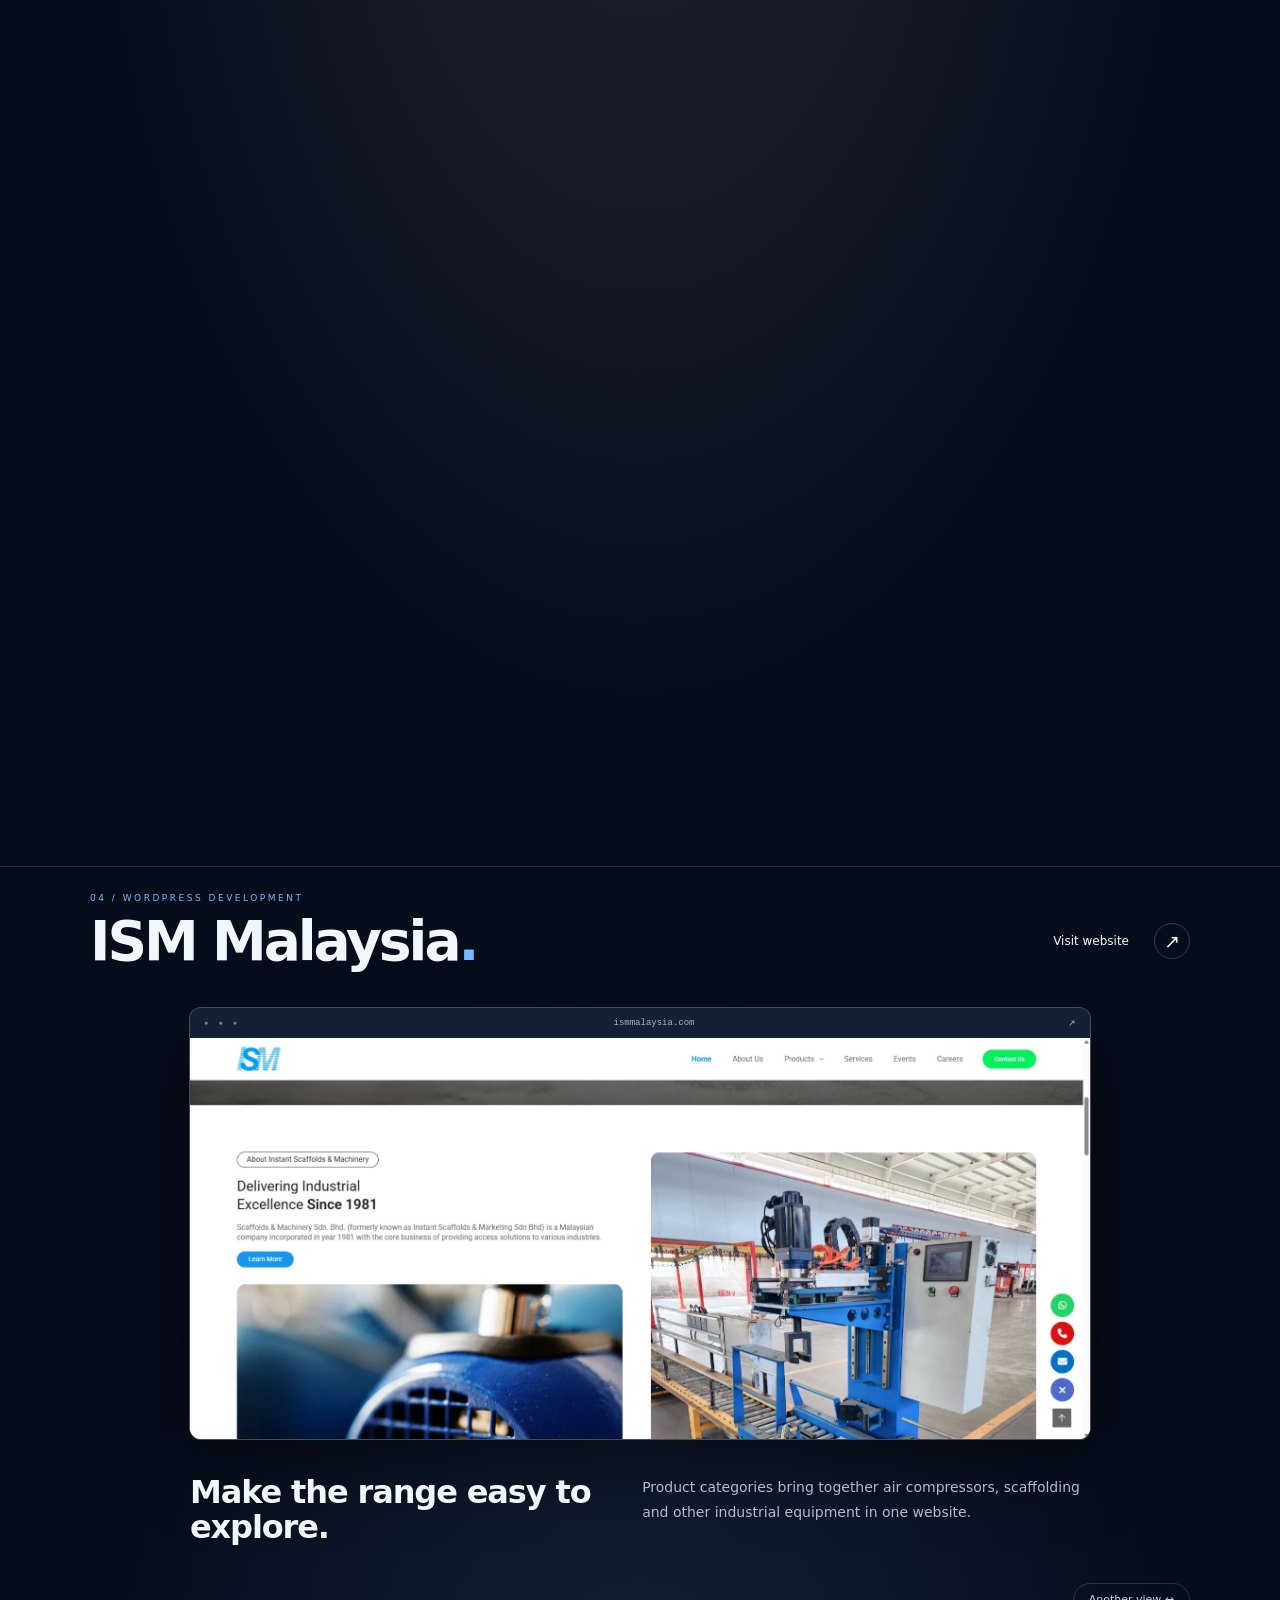
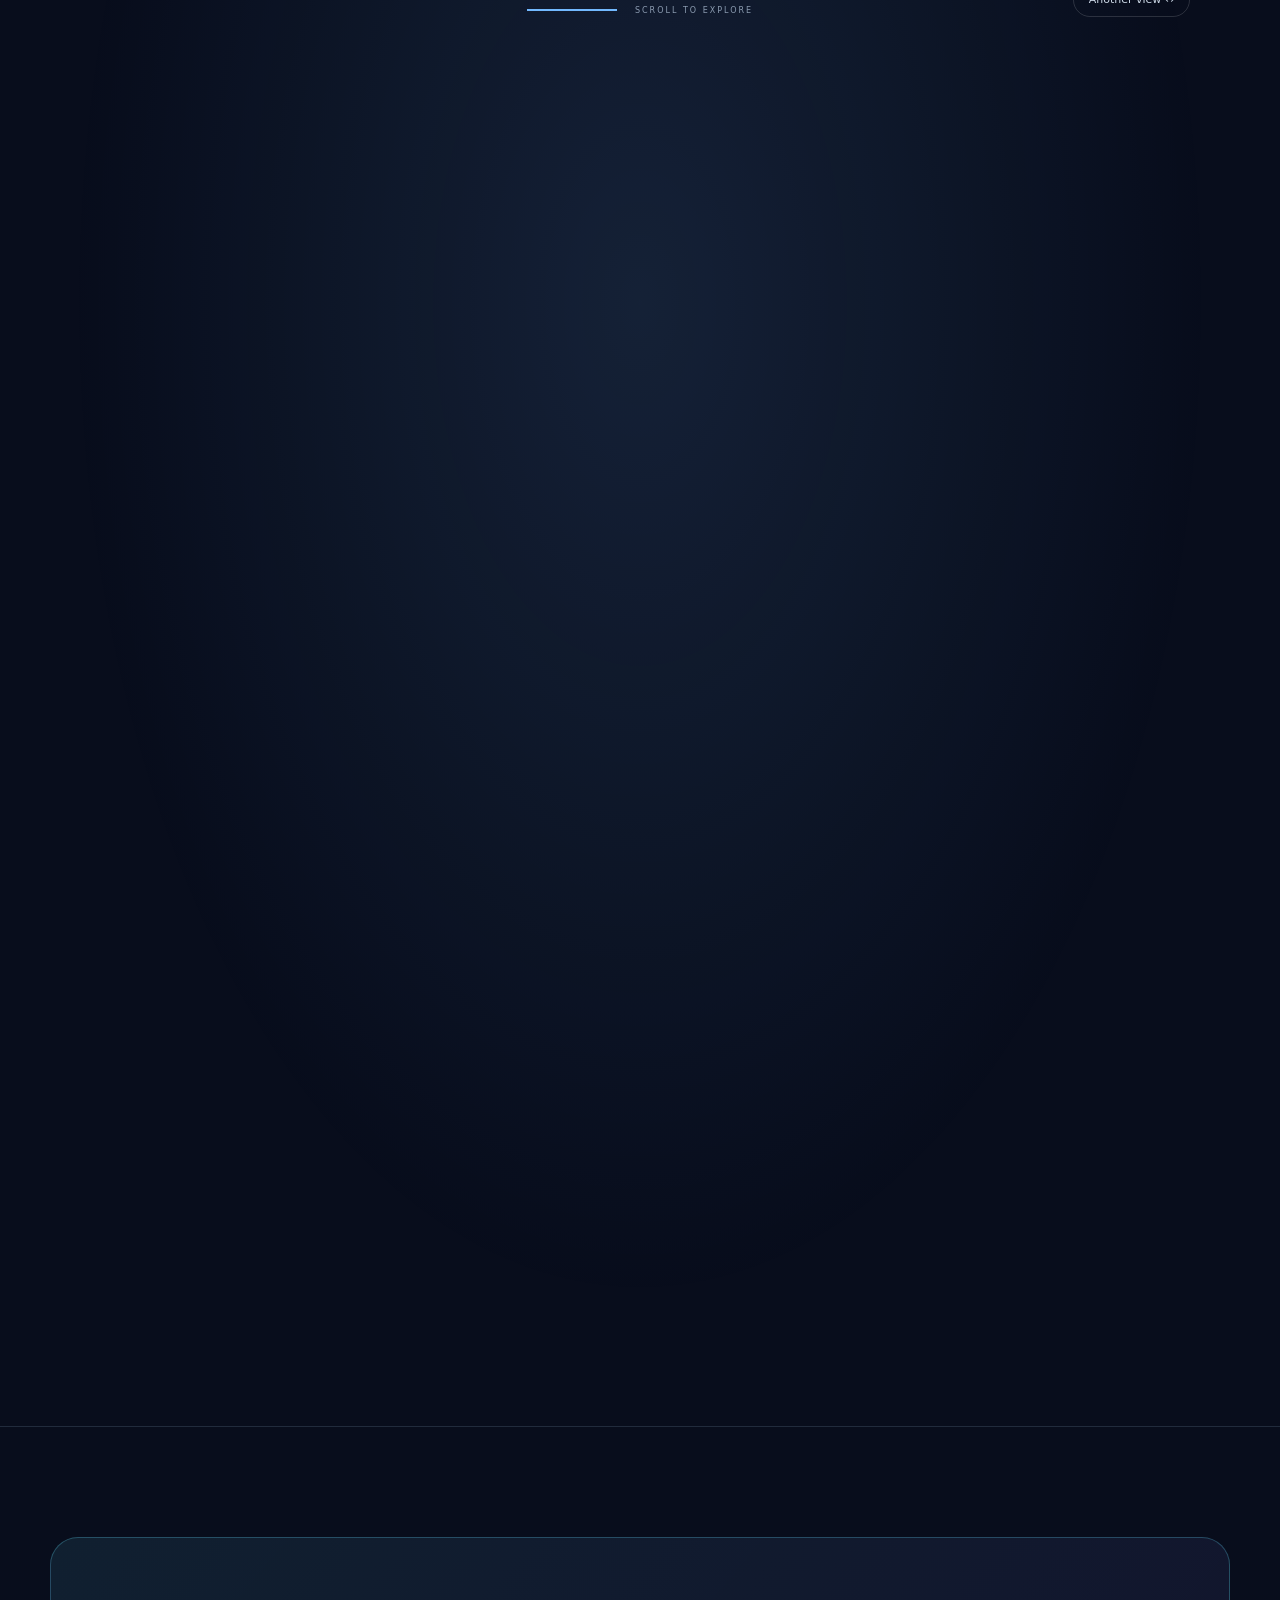
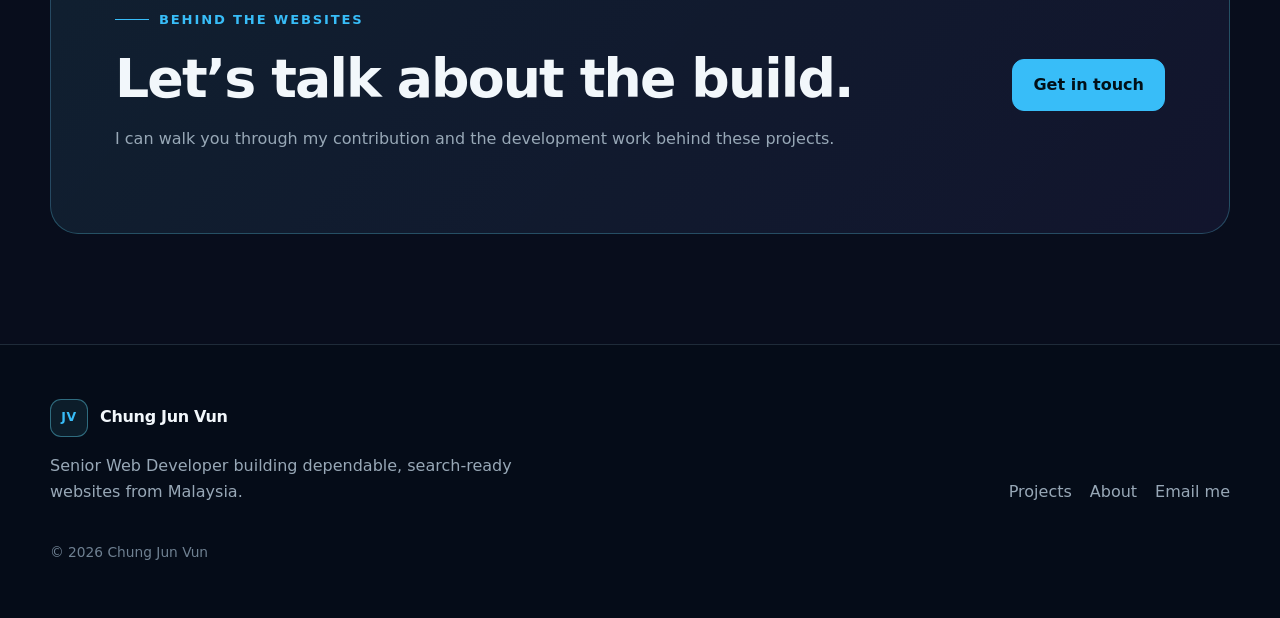
<file: docs/projects.html>
<!doctype html>
<html lang="en">
<head>
  <meta charset="utf-8">
  <meta name="viewport" content="width=device-width, initial-scale=1">
  <title>Selected Website Projects | Chung Jun Vun</title>
  <meta name="description" content="Explore Jun Vun’s WordPress work for Homlux, Sunstar, Whitemood and ISM Malaysia, including custom appointment booking development.">
  <meta name="robots" content="index, follow, max-image-preview:large">
  <meta name="theme-color" content="#07111e">
  <meta property="og:type" content="website">
  <meta property="og:title" content="Selected Website Projects | Chung Jun Vun">
  <meta property="og:description" content="Explore Jun Vun’s WordPress work for Homlux, Sunstar, Whitemood and ISM Malaysia, including custom appointment booking development.">
<link rel="canonical" href="https://junvun0605.github.io/portfolio/projects.html"><meta property="og:url" content="https://junvun0605.github.io/portfolio/projects.html">
  <link rel="icon" href="assets/favicon.svg" type="image/svg+xml">
  <link rel="stylesheet" href="assets/css/styles.css">
  <script type="application/ld+json">
  {
    "@context": "https://schema.org",
    "@type": "Person",
    "name": "Chung Jun Vun",
    "jobTitle": "AI Growth Technology Specialist",
    "email": "mailto:junvunwork@gmail.com",
    "address": {"@type": "PostalAddress", "addressCountry": "MY"},
    "knowsAbout": ["WordPress", "WooCommerce", "PHP", "JavaScript", "SEO", "Web Development"]
  }
  </script>
</head>
<body>
  <a class="skip-link" href="#main">Skip to content</a>
  <header class="site-header" data-header>
    <div class="shell nav-wrap">
      <a class="brand" href="index.html" aria-label="Chung Jun Vun home">
        <span class="brand-mark">JV</span>
        <span>Chung Jun Vun</span>
      </a>
      <button class="nav-toggle" type="button" aria-expanded="false" aria-controls="primary-nav" data-nav-toggle>
        <span></span><span></span><span></span><span class="sr-only">Toggle navigation</span>
      </button>
      <nav id="primary-nav" class="primary-nav" data-nav>
        <a class="" href="index.html">Home</a>
        <a class="active" href="projects.html">Projects</a>
        <a class="" href="about.html">About</a>
        <a class="" href="contact.html">Contact</a>
        <a class="nav-resume" href="assets/files/Chung_Jun_Vun_Resume.pdf" target="_blank" rel="noopener">Résumé</a>
      </nav>
    </div>
  </header>
  <main id="main">

<link rel="stylesheet" href="assets/css/showcase.css">
<section class="showcase-intro shell"><span class="eyebrow">Selected WordPress work</span><h1>Built to be<br><span class="gradient-text">experienced.</span></h1><p class="lead">Four websites. Four different personalities.<br>Scroll through a few projects I’ve worked on.</p><a class="showcase-scroll" href="#homlux">Explore the work <span aria-hidden="true">↓</span></a></section>
<nav class="showcase-nav" aria-label="Project chapters"><div class="shell"><span>Selected work</span><a href="#homlux" data-chapter="homlux">Homlux</a><a href="#sunstar" data-chapter="sunstar">Sunstar</a><a href="#whitemood" data-chapter="whitemood">Whitemood</a><a href="#ism" data-chapter="ism">ISM Malaysia</a></div></nav><div class="showcase-stories"><section id="homlux" class="scroll-story" style="--story-accent:#70bfe7" aria-labelledby="title-homlux"><div class="story-stage"><div class="story-inner shell">
 <div class="story-heading"><p class="story-kicker">01 / WORDPRESS DEVELOPMENT</p><div class="story-title-row"><h2 id="title-homlux">Homlux<span>.</span></h2><a href="https://homlux.com.sg/" target="_blank" rel="noopener noreferrer" class="story-visit">Visit website <span aria-hidden="true">↗</span></a></div></div>
 <div class="story-device"><div class="story-browser-bar"><span aria-hidden="true">● ● ●</span><span>homlux.com.sg</span><span aria-hidden="true">↗</span></div><div class="story-screen"><img src="assets/images/projects/homlux.jpg" alt="Homlux homepage" width="1920" height="855" loading="eager"><img class="story-detail-image" src="assets/images/projects/homlux-detail.jpg" alt="Homlux additional website section" width="1920" height="855" loading="lazy"></div></div>
 <div class="story-captions"><div class="story-copy story-copy-first"><h3>Interiors, in the spotlight.</h3><p>A WordPress website for an interior design company. Large visuals put the completed spaces front and centre.</p></div><div class="story-copy story-copy-second"><h3>Room for the work to speak.</h3><p>A project-led presentation with full-screen imagery and a dedicated showcase of interior spaces.</p></div></div>
 <div class="story-controls"><span class="story-progress" aria-hidden="true"><i></i></span><span class="story-hint">SCROLL TO EXPLORE</span><button class="story-switch" type="button" aria-pressed="false" aria-label="Switch Homlux screenshot">Another view ↔</button></div>
 </div></div></section><section id="sunstar" class="scroll-story" style="--story-accent:#edb78b" aria-labelledby="title-sunstar"><div class="story-stage"><div class="story-inner shell">
 <div class="story-heading"><p class="story-kicker">02 / WORDPRESS DEVELOPMENT</p><div class="story-title-row"><h2 id="title-sunstar">Sunstar<span>.</span></h2><a href="https://sunstardoor.com.my/" target="_blank" rel="noopener noreferrer" class="story-visit">Visit website <span aria-hidden="true">↗</span></a></div></div>
 <div class="story-device"><div class="story-browser-bar"><span aria-hidden="true">● ● ●</span><span>sunstardoor.com.my</span><span aria-hidden="true">↗</span></div><div class="story-screen"><img src="assets/images/projects/sunstar.jpg" alt="Sunstar homepage" width="1920" height="855" loading="lazy"><img class="story-detail-image" src="assets/images/projects/sunstar-detail.jpg" alt="Sunstar additional website section" width="1920" height="855" loading="lazy"></div></div>
 <div class="story-captions"><div class="story-copy story-copy-first"><h3>A door to the collection.</h3><p>A WordPress website for a Malaysian door manufacturer, bringing its products, services and company story together.</p></div><div class="story-copy story-copy-second"><h3>From first impression to detail.</h3><p>Visitors can explore door collections, learn about the company and find its project and service information.</p></div></div>
 <div class="story-controls"><span class="story-progress" aria-hidden="true"><i></i></span><span class="story-hint">SCROLL TO EXPLORE</span><button class="story-switch" type="button" aria-pressed="false" aria-label="Switch Sunstar screenshot">Another view ↔</button></div>
 </div></div></section><section id="whitemood" class="scroll-story" style="--story-accent:#ddd0b9" aria-labelledby="title-whitemood"><div class="story-stage"><div class="story-inner shell">
 <div class="story-heading"><p class="story-kicker">03 / WORDPRESS DEVELOPMENT</p><div class="story-title-row"><h2 id="title-whitemood">Whitemood<span>.</span></h2><a href="https://whitemood.asia/" target="_blank" rel="noopener noreferrer" class="story-visit">Visit website <span aria-hidden="true">↗</span></a></div></div>
 <div class="story-device"><div class="story-browser-bar"><span aria-hidden="true">● ● ●</span><span>whitemood.asia</span><span aria-hidden="true">↗</span></div><div class="story-screen"><img src="assets/images/projects/whitemood.jpg" alt="Whitemood homepage" width="1920" height="855" loading="lazy"><img class="story-detail-image" src="assets/images/projects/whitemood-detail.jpg" alt="Whitemood additional website section" width="1920" height="855" loading="lazy"></div></div>
 <div class="story-captions"><div class="story-copy story-copy-first"><h3>A calmer kind of experience.</h3><p>A beauty and wellness website with warm imagery, service pages and a softer visual presentation.</p></div><div class="story-copy story-copy-second"><h3>More than the page builder.</h3><p>Alongside the WordPress website, I developed a custom appointment booking plugin for the service pages.</p></div></div>
 <div class="story-controls"><span class="story-progress" aria-hidden="true"><i></i></span><span class="story-hint">SCROLL TO EXPLORE</span><button class="story-switch" type="button" aria-pressed="false" aria-label="Switch Whitemood screenshot">Another view ↔</button></div>
 </div></div></section><section id="ism" class="scroll-story" style="--story-accent:#72b9ff" aria-labelledby="title-ism"><div class="story-stage"><div class="story-inner shell">
 <div class="story-heading"><p class="story-kicker">04 / WORDPRESS DEVELOPMENT</p><div class="story-title-row"><h2 id="title-ism">ISM Malaysia<span>.</span></h2><a href="https://ismmalaysia.com/" target="_blank" rel="noopener noreferrer" class="story-visit">Visit website <span aria-hidden="true">↗</span></a></div></div>
 <div class="story-device"><div class="story-browser-bar"><span aria-hidden="true">● ● ●</span><span>ismmalaysia.com</span><span aria-hidden="true">↗</span></div><div class="story-screen"><img src="assets/images/projects/ism.jpg" alt="ISM Malaysia homepage" width="1920" height="855" loading="lazy"><img class="story-detail-image" src="assets/images/projects/ism-detail.jpg" alt="ISM Malaysia additional website section" width="1920" height="855" loading="lazy"></div></div>
 <div class="story-captions"><div class="story-copy story-copy-first"><h3>Built around the equipment.</h3><p>A corporate WordPress website showcasing industrial equipment and the company’s services.</p></div><div class="story-copy story-copy-second"><h3>Make the range easy to explore.</h3><p>Product categories bring together air compressors, scaffolding and other industrial equipment in one website.</p></div></div>
 <div class="story-controls"><span class="story-progress" aria-hidden="true"><i></i></span><span class="story-hint">SCROLL TO EXPLORE</span><button class="story-switch" type="button" aria-pressed="false" aria-label="Switch ISM Malaysia screenshot">Another view ↔</button></div>
 </div></div></section></div><section class="section"><div class="shell cta-panel"><div><span class="eyebrow">Behind the websites</span><h2>Let’s talk about the build.</h2><p>I can walk you through my contribution and the development work behind these projects.</p></div><a class="button button-primary" href="contact.html">Get in touch</a></div></section><script src="assets/js/showcase.js" defer></script>  </main>
  <footer class="site-footer">
    <div class="shell footer-grid">
      <div>
        <a class="brand" href="index.html"><span class="brand-mark">JV</span><span>Chung Jun Vun</span></a>
        <p>Senior Web Developer building dependable, search-ready websites from Malaysia.</p>
      </div>
      <div class="footer-links">
        <a href="projects.html">Projects</a>
        <a href="about.html">About</a>
        <a href="mailto:junvunwork@gmail.com">Email me</a>
      </div>
      <p class="copyright">© 2026 Chung Jun Vun</p>
    </div>
  </footer>
  <script src="assets/js/main.js" defer></script>
</body>
</html>
</file>
<file: docs/assets/css/styles.css>
:root {
  --ink: #f2f7fb;
  --muted: #98a8b7;
  --bg: #080D1C;
  --bg-soft: #111A30;
  --panel: rgba(16, 32, 49, .78);
  --line: rgba(166, 205, 230, .16);
  --accent: #38BDF8;
  --accent-2: #8B5CF6;
  --success: #76e6a1;
  --error: #ff8a95;
  --radius: 22px;
  --shadow: 0 28px 70px rgba(0, 0, 0, .28);
  --shell: min(1180px, calc(100% - 40px));
}

* { box-sizing: border-box; }
html { scroll-behavior: smooth; }
body {
  margin: 0;
  color: var(--ink);
  background:
    radial-gradient(circle at 80% 8%, rgba(100, 228, 255, .11), transparent 34rem),
    radial-gradient(circle at 12% 48%, rgba(138, 125, 255, .1), transparent 30rem),
    var(--bg);
  font-family: Inter, ui-sans-serif, system-ui, -apple-system, BlinkMacSystemFont, "Segoe UI", sans-serif;
  font-size: 16px;
  line-height: 1.65;
  overflow-x: hidden;
}
body::before {
  content: "";
  position: fixed;
  inset: 0;
  pointer-events: none;
  opacity: .22;
  background-image: linear-gradient(rgba(255,255,255,.035) 1px, transparent 1px), linear-gradient(90deg, rgba(255,255,255,.035) 1px, transparent 1px);
  background-size: 44px 44px;
  mask-image: linear-gradient(to bottom, black, transparent 84%);
}
a { color: inherit; text-decoration: none; }
img { display: block; max-width: 100%; }
button, input, textarea, select { font: inherit; }
h1, h2, h3, p { margin-top: 0; }
h1, h2, h3 { line-height: 1.08; letter-spacing: -.035em; }
h1 { font-size: clamp(3.2rem, 7.8vw, 6.9rem); max-width: 12ch; margin-bottom: 26px; }
h2 { font-size: clamp(2.2rem, 4.2vw, 4.1rem); margin-bottom: 18px; }
h3 { font-size: 1.28rem; }
p { color: var(--muted); }
.shell { width: var(--shell); margin-inline: auto; position: relative; }
.section { padding: 110px 0; position: relative; }
.section-tight { padding: 72px 0; }
.skip-link { position: fixed; left: 16px; top: -80px; z-index: 1000; background: var(--accent); color: #01111a; padding: 10px 16px; border-radius: 8px; font-weight: 800; }
.skip-link:focus { top: 14px; }
.sr-only { position: absolute; width: 1px; height: 1px; padding: 0; margin: -1px; overflow: hidden; clip: rect(0,0,0,0); white-space: nowrap; border: 0; }
.eyebrow { display: inline-flex; align-items: center; gap: 10px; margin-bottom: 20px; color: var(--accent); font-size: .82rem; font-weight: 800; letter-spacing: .14em; text-transform: uppercase; }
.eyebrow::before { content: ""; width: 34px; height: 1px; background: var(--accent); }
.lead { max-width: 680px; font-size: clamp(1.08rem, 2vw, 1.3rem); }
.gradient-text { color: transparent; background: linear-gradient(105deg, var(--accent), #b7adff); background-clip: text; -webkit-background-clip: text; }
.site-header { position: sticky; top: 0; z-index: 50; border-bottom: 1px solid var(--line); background: rgba(7, 17, 30, .82); backdrop-filter: blur(18px); }
.nav-wrap { min-height: 78px; display: flex; align-items: center; justify-content: space-between; }
.brand { display: inline-flex; align-items: center; gap: 12px; font-weight: 800; letter-spacing: -.02em; }
.brand-mark { display: grid; place-items: center; width: 38px; aspect-ratio: 1; border: 1px solid rgba(100, 228, 255, .4); border-radius: 11px; color: var(--accent); background: rgba(100, 228, 255, .08); font-size: .78rem; letter-spacing: .04em; }
.primary-nav { display: flex; align-items: center; gap: 6px; }
.primary-nav a { color: var(--muted); padding: 9px 13px; border-radius: 9px; font-size: .94rem; font-weight: 650; }
.primary-nav a:hover, .primary-nav a.active { color: var(--ink); background: rgba(255,255,255,.055); }
.primary-nav .nav-resume { color: #05121a; background: var(--accent); margin-left: 8px; }
.nav-toggle { display: none; width: 44px; height: 44px; border: 1px solid var(--line); border-radius: 10px; background: transparent; padding: 10px; }
.nav-toggle span:not(.sr-only) { display: block; height: 2px; margin: 5px 0; background: var(--ink); }
.hero { min-height: calc(100vh - 78px); display: grid; align-items: center; padding: 80px 0; }
.hero-grid { display: grid; grid-template-columns: minmax(0, 1.25fr) minmax(320px, .75fr); gap: clamp(42px, 7vw, 100px); align-items: center; }
.availability { display: inline-flex; align-items: center; gap: 9px; color: #cce9d6; margin-bottom: 26px; font-weight: 650; }
.availability::before { content: ""; width: 9px; height: 9px; border-radius: 50%; background: var(--success); box-shadow: 0 0 0 6px rgba(118, 230, 161, .1); }
.hero-actions { display: flex; flex-wrap: wrap; gap: 12px; margin-top: 34px; }
.button { display: inline-flex; align-items: center; justify-content: center; min-height: 50px; padding: 12px 20px; border: 1px solid var(--line); border-radius: 12px; color: var(--ink); font-weight: 800; transition: transform .2s ease, border-color .2s ease, background .2s ease; }
.button:hover { transform: translateY(-2px); border-color: rgba(100, 228, 255, .5); }
.button-primary { color: #021018; background: var(--accent); border-color: var(--accent); }
.button-ghost { background: rgba(255,255,255,.035); }
.profile-frame { position: relative; border: 1px solid var(--line); border-radius: 34px; padding: 12px; background: linear-gradient(145deg, rgba(100,228,255,.14), rgba(138,125,255,.06)); box-shadow: var(--shadow); }
.profile-frame::before { content: ""; position: absolute; inset: 14% -18% auto auto; width: 130px; height: 130px; border: 1px solid rgba(100,228,255,.22); border-radius: 50%; z-index: -1; }
.profile-frame img { width: 100%; aspect-ratio: 1 / 1.03; object-fit: cover; object-position: center top; border-radius: 25px; background: #101e2c; }
.profile-note { position: absolute; left: -24px; bottom: 28px; max-width: 230px; padding: 14px 16px; border: 1px solid var(--line); border-radius: 15px; background: rgba(7,17,30,.92); box-shadow: var(--shadow); }
.profile-note strong { display: block; }
.profile-note span { color: var(--muted); font-size: .86rem; }
.metric-strip { display: grid; grid-template-columns: repeat(3, 1fr); border: 1px solid var(--line); border-radius: var(--radius); background: rgba(10, 25, 40, .62); overflow: hidden; }
.metric { padding: 30px; }
.metric + .metric { border-left: 1px solid var(--line); }
.metric strong { display: block; color: var(--accent); font-size: clamp(2rem, 4vw, 3.5rem); line-height: 1; letter-spacing: -.06em; }
.metric span { color: var(--muted); }
.section-head { display: flex; align-items: end; justify-content: space-between; gap: 30px; margin-bottom: 42px; }
.section-head > div { max-width: 720px; }
.text-link { color: var(--accent); font-weight: 800; }
.project-grid { display: grid; grid-template-columns: repeat(12, 1fr); gap: 20px; }
.project-card { grid-column: span 6; border: 1px solid var(--line); border-radius: var(--radius); overflow: hidden; background: var(--panel); box-shadow: 0 18px 50px rgba(0,0,0,.16); transition: transform .25s ease, border-color .25s ease; }
.project-card:hover { transform: translateY(-5px); border-color: rgba(100, 228, 255, .4); }
.project-card.featured { grid-column: span 7; }
.project-card.compact { grid-column: span 5; }
.project-image { overflow: hidden; background: #0e1c2a; }
.project-image img { width: 100%; aspect-ratio: 5 / 3; object-fit: cover; transition: transform .4s ease; }
.project-card:hover .project-image img { transform: scale(1.025); }
.project-body { padding: 26px; }
.project-top { display: flex; align-items: center; justify-content: space-between; gap: 16px; }
.project-type { color: var(--accent); font-size: .78rem; font-weight: 800; letter-spacing: .11em; text-transform: uppercase; }
.project-card h3 { margin: 10px 0 12px; font-size: 1.55rem; }
.project-card p { margin-bottom: 18px; }
.tags { display: flex; flex-wrap: wrap; gap: 8px; }
.tag { border: 1px solid var(--line); border-radius: 999px; padding: 6px 10px; color: #b8c7d5; font-size: .78rem; }
.capability-grid { display: grid; grid-template-columns: repeat(3, 1fr); gap: 18px; }
.capability { padding: 28px; border: 1px solid var(--line); border-radius: 18px; background: rgba(11, 25, 41, .68); }
.capability-index { color: var(--accent); font-size: .8rem; font-weight: 800; }
.capability h3 { margin: 18px 0 12px; }
.cta-panel { display: grid; grid-template-columns: 1fr auto; align-items: center; gap: 30px; padding: clamp(30px, 6vw, 64px); border: 1px solid rgba(100,228,255,.25); border-radius: 28px; background: linear-gradient(130deg, rgba(100,228,255,.09), rgba(138,125,255,.08)); }
.page-hero { padding: 100px 0 60px; }
.page-hero h1 { font-size: clamp(3rem, 7vw, 6rem); }
.filter-note { color: var(--muted); margin-top: 24px; }
.about-grid { display: grid; grid-template-columns: .8fr 1.2fr; gap: 70px; align-items: start; }
.about-photo { position: sticky; top: 120px; border: 1px solid var(--line); border-radius: 24px; overflow: hidden; background: var(--bg-soft); }
.about-photo img { width: 100%; aspect-ratio: 4 / 4.5; object-fit: cover; }
.about-copy p { font-size: 1.08rem; }
.timeline { margin-top: 44px; border-left: 1px solid var(--line); }
.timeline-item { position: relative; padding: 0 0 34px 30px; }
.timeline-item::before { content: ""; position: absolute; left: -6px; top: 5px; width: 11px; height: 11px; border-radius: 50%; background: var(--accent); box-shadow: 0 0 0 6px rgba(100,228,255,.09); }
.timeline-item time { color: var(--accent); font-size: .82rem; font-weight: 800; }
.timeline-item h3 { margin: 8px 0; }
.skill-cloud { display: flex; flex-wrap: wrap; gap: 10px; margin-top: 26px; }
.skill-cloud span { padding: 9px 13px; border: 1px solid var(--line); border-radius: 10px; background: rgba(255,255,255,.025); color: #c7d6e2; }
.contact-grid { display: grid; grid-template-columns: .8fr 1.2fr; gap: 60px; align-items: start; }
.contact-card { padding: 34px; border: 1px solid var(--line); border-radius: var(--radius); background: var(--panel); }
.contact-details { display: grid; gap: 16px; margin-top: 30px; }
.contact-details a { color: var(--accent); font-weight: 800; word-break: break-word; }
.form-grid { display: grid; grid-template-columns: 1fr 1fr; gap: 18px; }
.field { display: grid; gap: 7px; }
.field-full { grid-column: 1 / -1; }
.field label { color: #dce8f1; font-weight: 700; font-size: .92rem; }
.field input, .field textarea, .field select { width: 100%; border: 1px solid var(--line); border-radius: 11px; color: var(--ink); background: rgba(2, 12, 21, .68); padding: 13px 14px; outline: none; }
.field input:focus, .field textarea:focus, .field select:focus { border-color: var(--accent); box-shadow: 0 0 0 3px rgba(100,228,255,.09); }
.field textarea { min-height: 170px; resize: vertical; }
.honeypot { position: absolute; left: -9999px; }
.form-alert { margin-bottom: 20px; padding: 12px 14px; border-radius: 10px; }
.form-alert.success { color: #bdf4d0; background: rgba(118,230,161,.1); border: 1px solid rgba(118,230,161,.25); }
.form-alert.error { color: #ffd1d5; background: rgba(255,138,149,.09); border: 1px solid rgba(255,138,149,.24); }
.site-footer { padding: 54px 0; border-top: 1px solid var(--line); background: rgba(4, 12, 21, .62); }
.footer-grid { display: grid; grid-template-columns: 1fr auto; gap: 30px; align-items: end; }
.footer-grid > div:first-child p { max-width: 520px; margin: 16px 0 0; }
.footer-links { display: flex; flex-wrap: wrap; gap: 18px; color: var(--muted); }
.copyright { grid-column: 1 / -1; margin: 6px 0 0; color: #6f8192; font-size: .86rem; }
[data-reveal] { opacity: 1; transform: none; transition: opacity .65s ease, transform .65s ease; }
[data-reveal].revealed { opacity: 1; transform: none; }

@media (max-width: 900px) {
  .nav-toggle { display: block; }
  .primary-nav { display: none; position: absolute; top: 68px; right: 0; width: min(330px, 100%); padding: 14px; border: 1px solid var(--line); border-radius: 14px; background: #0b1726; box-shadow: var(--shadow); flex-direction: column; align-items: stretch; }
  .primary-nav.open { display: flex; }
  .primary-nav .nav-resume { margin: 6px 0 0; text-align: center; }
  .hero-grid, .about-grid, .contact-grid { grid-template-columns: 1fr; }
  .hero { min-height: auto; }
  .profile-frame { max-width: 560px; margin-inline: auto; }
  .about-photo { position: relative; top: 0; max-width: 580px; }
  .capability-grid { grid-template-columns: 1fr 1fr; }
  .project-card, .project-card.featured, .project-card.compact { grid-column: span 6; }
}

@media (max-width: 680px) {
  :root { --shell: min(100% - 28px, 1180px); }
  .section { padding: 82px 0; }
  .nav-wrap { min-height: 68px; }
  .brand > span:last-child { display: none; }
  h1 { font-size: clamp(2.8rem, 14vw, 4.4rem); }
  .hero { padding: 58px 0 74px; }
  .hero-grid { gap: 56px; }
  .profile-note { left: 10px; bottom: 12px; }
  .metric-strip { grid-template-columns: 1fr; }
  .metric + .metric { border-left: 0; border-top: 1px solid var(--line); }
  .section-head { display: block; }
  .section-head .text-link { display: inline-block; margin-top: 12px; }
  .project-card, .project-card.featured, .project-card.compact { grid-column: 1 / -1; }
  .capability-grid { grid-template-columns: 1fr; }
  .cta-panel { grid-template-columns: 1fr; }
  .form-grid { grid-template-columns: 1fr; }
  .field-full { grid-column: auto; }
  .footer-grid { grid-template-columns: 1fr; align-items: start; }
  .copyright { grid-column: auto; }
}

@media (prefers-reduced-motion: reduce) {
  *, *::before, *::after { scroll-behavior: auto !important; transition-duration: .01ms !important; animation-duration: .01ms !important; }
  [data-reveal] { opacity: 1; transform: none; }
}


:focus-visible { outline: 3px solid var(--accent); outline-offset: 5px; }
.contact-details a { overflow-wrap:anywhere; }

.placeholder-visual{aspect-ratio:5/3;padding:32px;display:flex;flex-direction:column;justify-content:space-between;background:linear-gradient(135deg,#111A30,#080D1C);color:#8b9eb6}.placeholder-visual>span{font-size:.75rem;letter-spacing:.18em}.placeholder-window{width:76%;margin:16px auto 0;border:1px solid #35445d;border-radius:10px;padding:14px}.placeholder-window i{display:inline-block;width:5px;height:5px;border-radius:50%;background:#4776FF;margin-right:5px}.placeholder-window div{height:55px;margin-top:14px;border-top:1px solid #35445d;background:linear-gradient(90deg,#1b2943 40%,transparent 40%)}.placeholder-card:hover{transform:none}

/* Selected project cards: replaces only the original blank project visuals. */
.project-cover{padding:22px 22px 17px;background:linear-gradient(135deg,#193449,#0d1d30);overflow:hidden;position:relative}
.sunstar .project-cover{background:linear-gradient(135deg,#4c392e,#211c25)}
.whitemood .project-cover{background:linear-gradient(135deg,#4b4540,#24232f)}
.ism .project-cover{background:linear-gradient(135deg,#173c5b,#102440)}
.cover-label,.cover-bottom{display:flex;align-items:center;justify-content:space-between;gap:12px;font-size:9px;letter-spacing:1.1px;color:#d0dce8}
.cover-label{margin-bottom:22px}.cover-label span:last-child{padding:4px 8px;border:1px solid #ffffff30;border-radius:20px;font-size:8px}
.project-browser{border:1px solid #ffffff32;border-radius:9px;overflow:hidden;box-shadow:0 18px 30px #0005;transform:perspective(1100px) rotateX(3deg);transition:transform .5s}
.filled-project:hover .project-browser{transform:perspective(1100px) rotateX(0) translateY(-3px)}
.browser-bar{height:28px;display:flex;align-items:center;justify-content:space-between;padding:0 11px;background:#101b2b;color:#b6c6d6;font-size:9px;letter-spacing:.3px}
.browser-dots{color:#69829b;font-size:7px;letter-spacing:2px}.browser-screen{position:relative;aspect-ratio:1920/855;background:#102030;overflow:hidden}
.browser-screen img{width:100%;height:100%;object-fit:cover;display:block}
.browser-screen .alternate-screen{position:absolute;inset:0;opacity:0;transition:opacity .6s}
.filled-project.is-previewing .alternate-screen{opacity:1}
.cover-bottom{margin-top:20px;font-size:9px;letter-spacing:.3px}.preview-toggle{font:inherit;color:#e0ebf5;background:transparent;border:0;padding:5px 0;cursor:pointer;text-decoration:underline;text-underline-offset:4px}
.preview-toggle:hover{color:white}.preview-toggle:focus-visible{outline:2px solid var(--accent);outline-offset:5px}
.project-number{color:var(--muted);font:11px monospace}.project-card-footer{display:flex;align-items:center;justify-content:space-between;gap:14px;margin-top:22px}
.project-skill{color:#bac9d8;border:1px solid var(--line);border-radius:30px;padding:5px 10px;font-size:10px}.project-card-footer .text-link{font-size:12px;white-space:nowrap}
.filled-project .project-body{display:flex;flex-direction:column;flex:1}.filled-project{display:flex;flex-direction:column}.filled-project .project-card-footer{margin-top:auto;padding-top:4px}
@media(max-width:600px){.project-cover{padding:18px 15px 13px}.cover-label{margin-bottom:16px}.cover-bottom{margin-top:14px}.project-card-footer{gap:8px}.project-skill{font-size:9px}.project-card-footer .text-link{font-size:11px}}
@media(prefers-reduced-motion:reduce){.project-browser,.browser-screen .alternate-screen{transition:none}.filled-project:hover .project-browser{transform:none}}
</file>
<file: docs/assets/css/showcase.css>
.showcase-intro{padding:110px 0 100px;text-align:center}.showcase-intro h1{max-width:none;font-size:clamp(3.8rem,8.5vw,8rem);line-height:1.02;margin:0 auto 32px;letter-spacing:-.065em}.showcase-intro .lead{margin:0 auto 35px}.showcase-scroll{display:inline-flex;gap:22px;align-items:center;font-size:14px;color:#c4d6e5}.showcase-scroll span{border:1px solid var(--line);border-radius:50%;width:38px;height:38px;display:grid;place-items:center}.showcase-nav{position:sticky;top:78px;z-index:40;background:#0a1120ed;backdrop-filter:blur(20px);border-block:1px solid var(--line)}.showcase-nav .shell{display:flex;align-items:center;justify-content:flex-end;gap:28px;min-height:52px}.showcase-nav .shell>span{margin-right:auto;font-size:12px;font-weight:700}.showcase-nav a{font-size:11px;color:#98a8b7;padding:16px 0;position:relative}.showcase-nav a[aria-current=true]{color:#fff}.showcase-nav a:after{content:'';position:absolute;bottom:0;left:0;right:0;height:2px;background:var(--accent);transform:scaleX(0);transition:transform .3s}.showcase-nav a[aria-current=true]:after{transform:scaleX(1)}.scroll-story{position:relative;scroll-margin-top:130px;border-bottom:1px solid var(--line);background:radial-gradient(ellipse at 50% 48%,color-mix(in srgb,var(--story-accent) 12%,transparent),transparent 63%)}.story-stage{padding:60px 0 50px}.story-inner{max-width:1100px}.story-kicker{font-size:9px;letter-spacing:2.5px;color:var(--story-accent);margin:0 0 12px}.story-title-row{display:flex;align-items:center;justify-content:space-between;gap:20px}.story-title-row h2{font-size:clamp(2.8rem,5vw,5.4rem);letter-spacing:-.055em;margin:0}.story-title-row h2 span{color:var(--story-accent)}.story-visit{font-size:12px;display:flex;gap:25px;align-items:center;white-space:nowrap}.story-visit span{border:1px solid #ffffff30;border-radius:50%;width:36px;height:36px;display:grid;place-items:center;font-size:19px}.story-visit:hover{color:var(--story-accent)}.story-device{width:90%;margin:28px auto;border:1px solid #ffffff35;border-radius:12px;overflow:hidden;box-shadow:0 32px 70px #0006;background:#132033;transform-origin:center}.story-browser-bar{height:30px;display:flex;justify-content:space-between;align-items:center;padding:0 14px;background:#142033;color:#a4b4c9;font:9px monospace}.story-browser-bar span:first-child{letter-spacing:3px;color:#73839b;font-size:7px}.story-screen{position:relative;aspect-ratio:1920/855;overflow:hidden}.story-screen img{display:block;width:100%;height:100%;object-fit:cover}.story-detail-image{position:absolute;inset:0;opacity:0;transition:opacity .6s}.manual-detail .story-detail-image{opacity:1}.story-captions{max-width:900px;margin:0 auto}.story-copy{display:grid;grid-template-columns:1fr 1.1fr;gap:45px;align-items:start}.story-copy h3{font-size:clamp(1.45rem,2.5vw,2.3rem);letter-spacing:-.035em;margin:0}.story-copy p{font-size:14px;line-height:1.75;margin:0;color:#afbdcd}.story-copy-second{margin-top:26px}.story-controls{display:flex;align-items:center;justify-content:center;gap:18px;margin-top:26px}.story-progress{display:none;width:90px;height:2px;background:#ffffff20;overflow:hidden}.story-progress i{display:block;height:100%;background:var(--story-accent);transform:scaleX(var(--progress,0));transform-origin:left}.story-hint{display:none;font-size:8px;letter-spacing:2px;color:#8b9bb0}.story-switch{background:transparent;border:1px solid #ffffff25;border-radius:25px;padding:7px 15px;color:#cbd7e5;font-size:11px;cursor:pointer}.story-switch:hover{border-color:var(--story-accent)}
@media(min-width:901px) and (min-height:650px) and (prefers-reduced-motion:no-preference){
 .showcase-enhanced .scroll-story{height:240vh}
 .showcase-enhanced .story-stage{position:sticky;top:132px;height:calc(100svh - 132px);min-height:500px;padding:24px 0 18px;display:flex;align-items:center}
 .showcase-enhanced .story-inner{height:100%;display:flex;flex-direction:column;justify-content:space-between;max-width:1100px}
 .showcase-enhanced .story-title-row h2{font-size:clamp(2.5rem,4.3vw,4rem)}
 .showcase-enhanced .story-kicker{margin-bottom:6px}
 .showcase-enhanced .story-device{width:min(82%,calc((100svh - 410px)*2.24));flex-shrink:0;margin:12px auto;transform:perspective(1200px) translateY(var(--device-y,24px)) rotateX(var(--device-tilt,9deg)) scale(var(--device-scale,.86));will-change:transform}
 .showcase-enhanced .story-detail-image{opacity:var(--detail-opacity,0);transition:none}
 .showcase-enhanced .manual-detail .story-detail-image{opacity:1}
 .showcase-enhanced .story-captions{position:relative;min-height:105px;width:100%}
 .showcase-enhanced .story-copy{position:absolute;inset:0;margin:0;transition:none}
 .showcase-enhanced .story-copy-first{opacity:var(--first-opacity,1);transform:translateY(var(--first-y,0px))}
 .showcase-enhanced .story-copy-second{opacity:var(--second-opacity,0);transform:translateY(var(--second-y,20px))}
 .showcase-enhanced .story-controls{margin-top:0}
 .showcase-enhanced .story-progress,.showcase-enhanced .story-hint{display:block}
 .showcase-enhanced .story-switch{position:absolute;right:0;bottom:0}
}
@media(max-width:900px){.showcase-intro{padding:75px 0 65px}.showcase-nav .shell{gap:20px;justify-content:center}.showcase-nav .shell>span{display:none}.story-stage{padding:48px 0}.story-device{width:100%;margin:28px auto}.story-copy{gap:22px}.story-copy p{font-size:13px}.story-copy-second{padding-top:22px;border-top:1px solid var(--line)}.story-title-row h2{font-size:3rem}}
@media(max-width:600px){.showcase-nav{top:70px}.showcase-nav .shell{gap:18px;min-height:48px}.showcase-nav a{font-size:10px;padding:14px 0}.showcase-intro h1{font-size:clamp(3rem,12vw,4.5rem)}.showcase-intro .eyebrow{font-size:10px}.showcase-intro .lead{font-size:16px}.story-stage{padding:38px 0}.story-title-row h2{font-size:2.6rem}.story-visit{gap:8px;font-size:10px}.story-visit span{width:28px;height:28px}.story-copy{display:block}.story-copy h3{font-size:1.5rem;margin-bottom:12px}.story-copy p{font-size:13px}.story-browser-bar{height:23px;font-size:8px}.story-device{border-radius:7px}.scroll-story{scroll-margin-top:125px}}
@media(prefers-reduced-motion:reduce){.story-detail-image{transition:none}.showcase-nav a:after{transition:none}}
</file>
